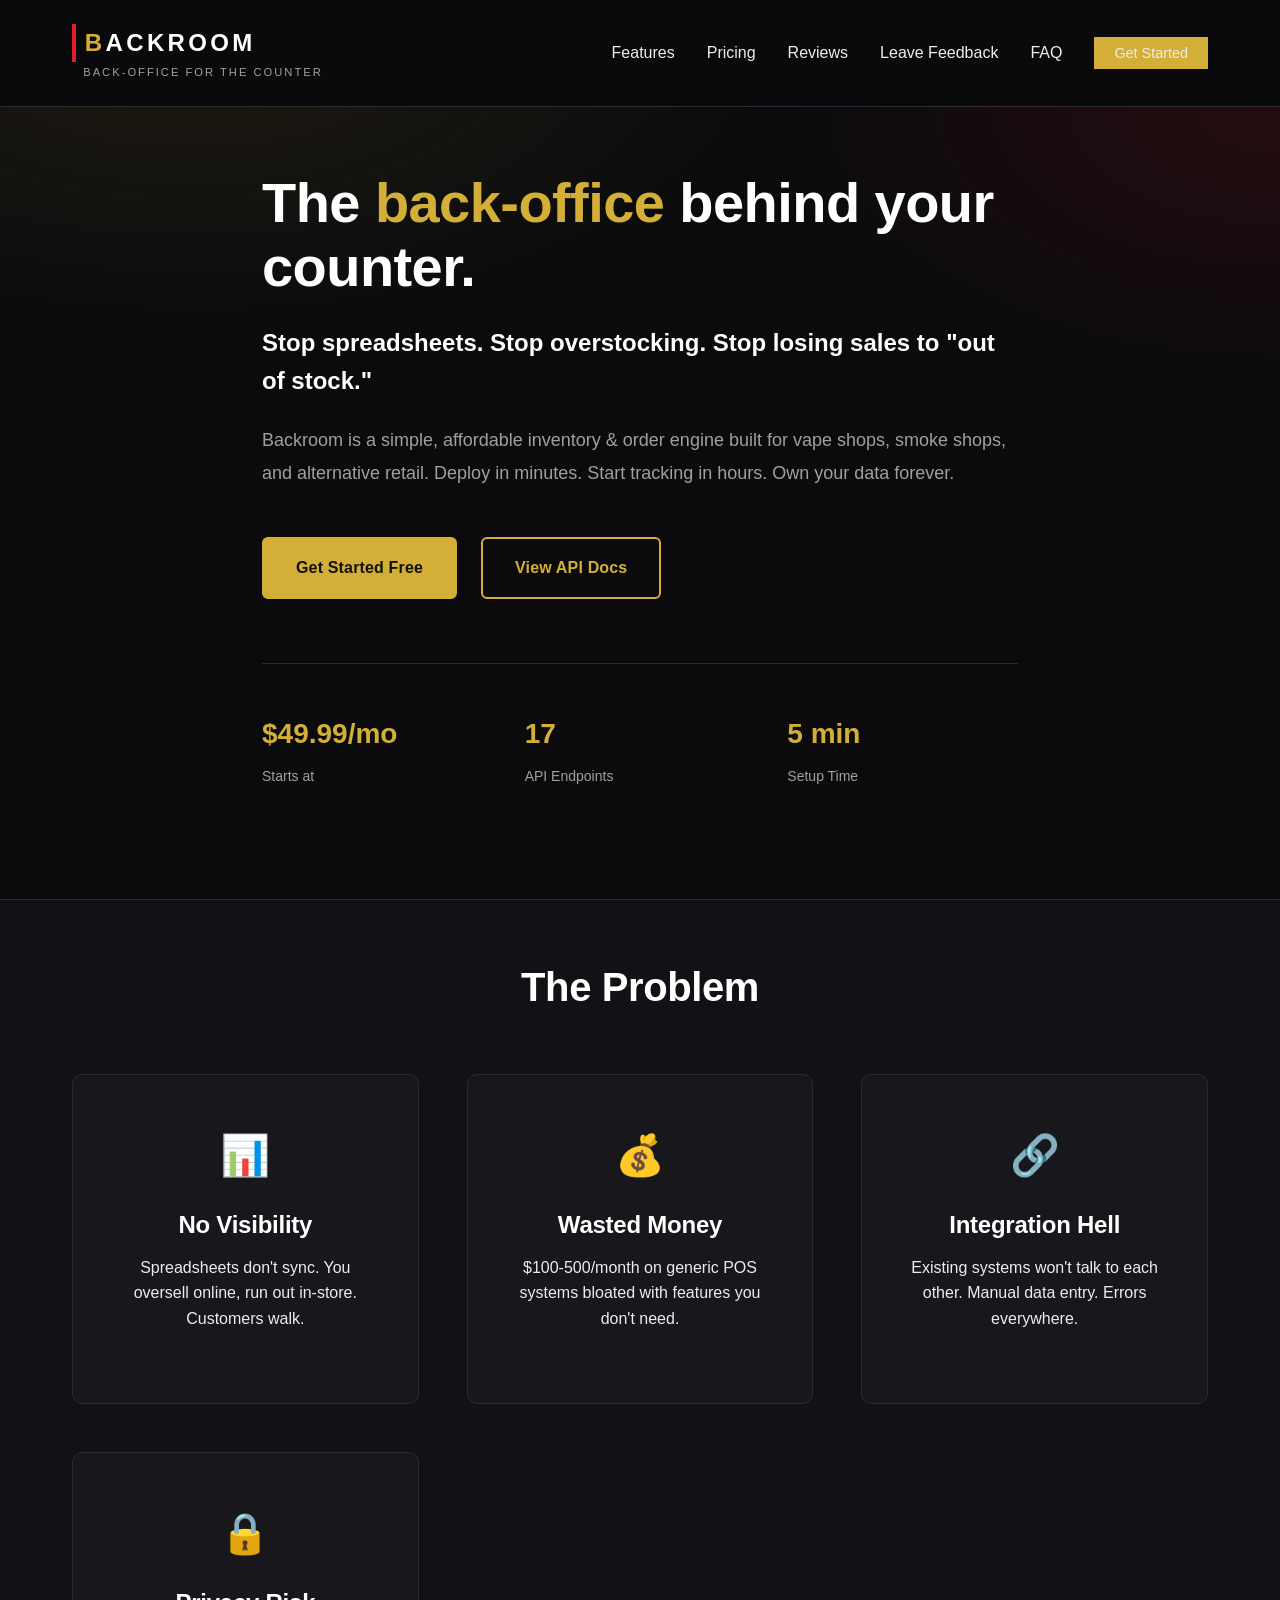
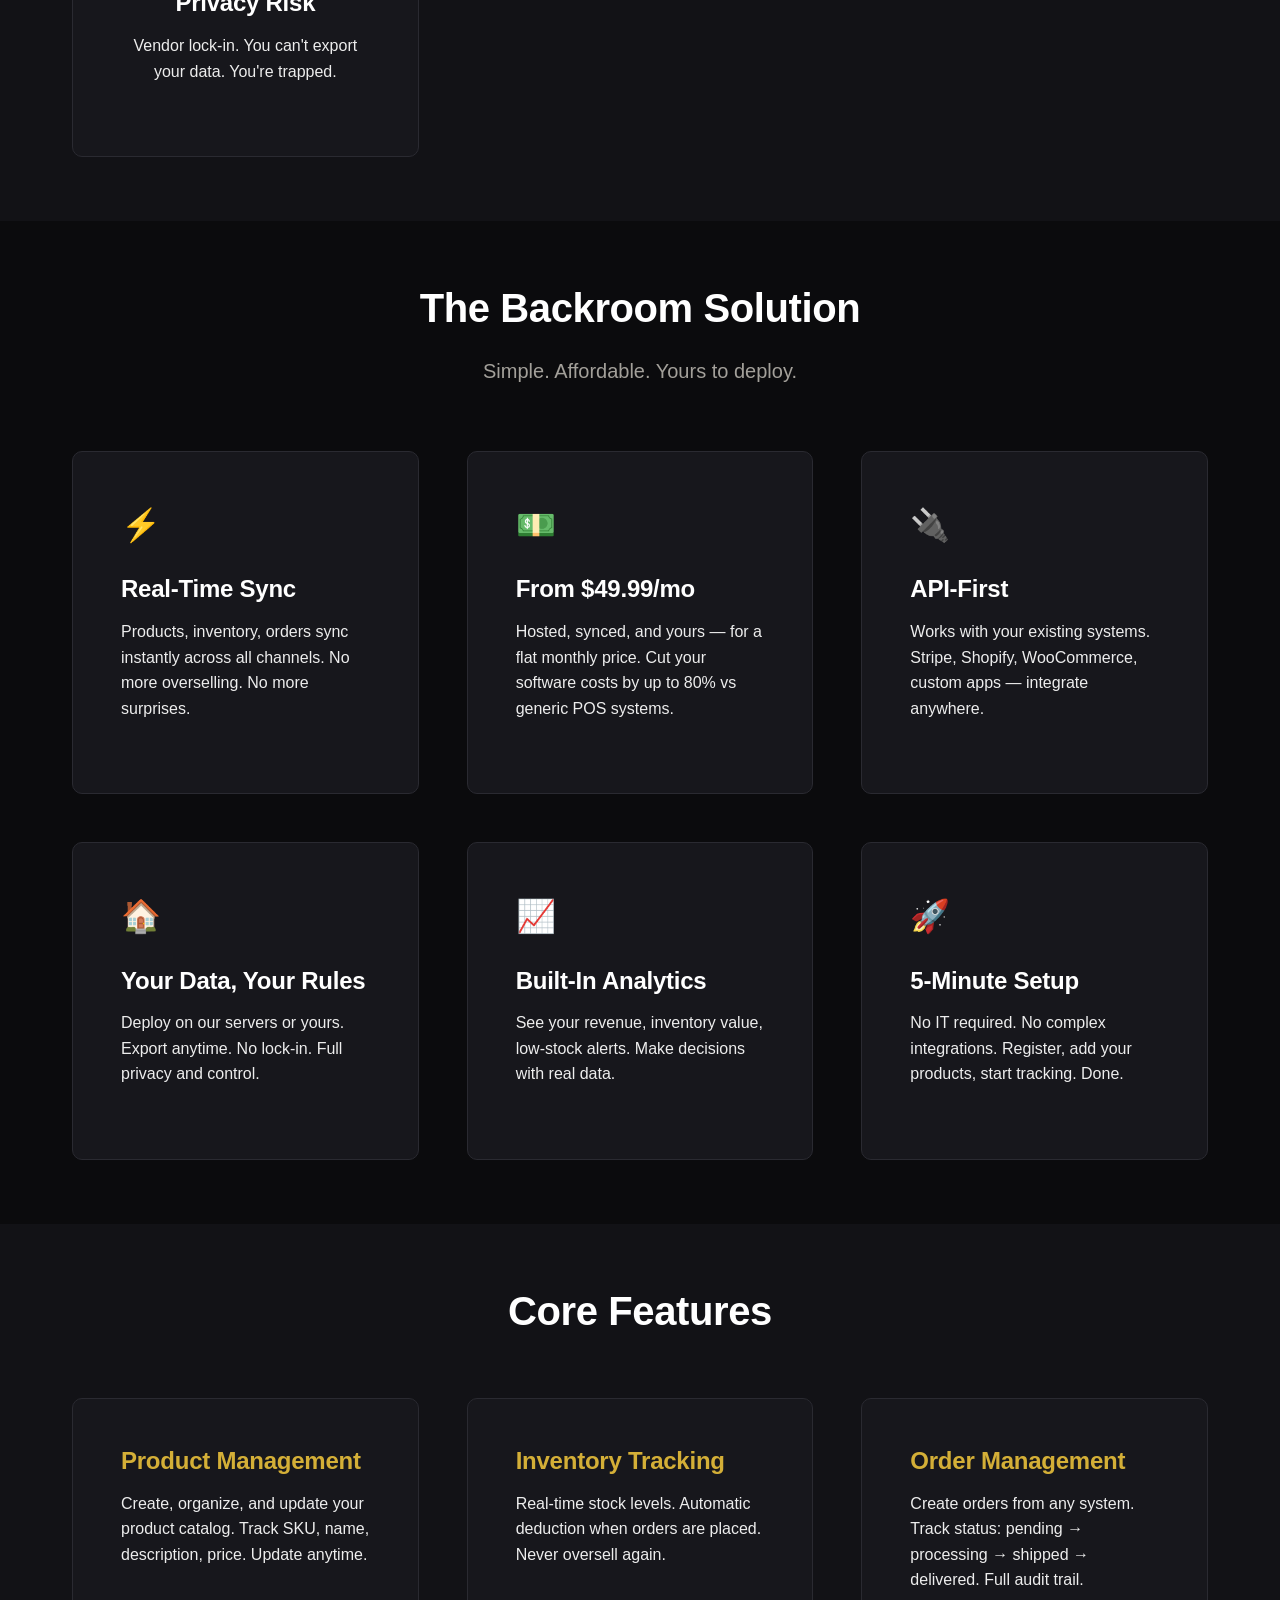
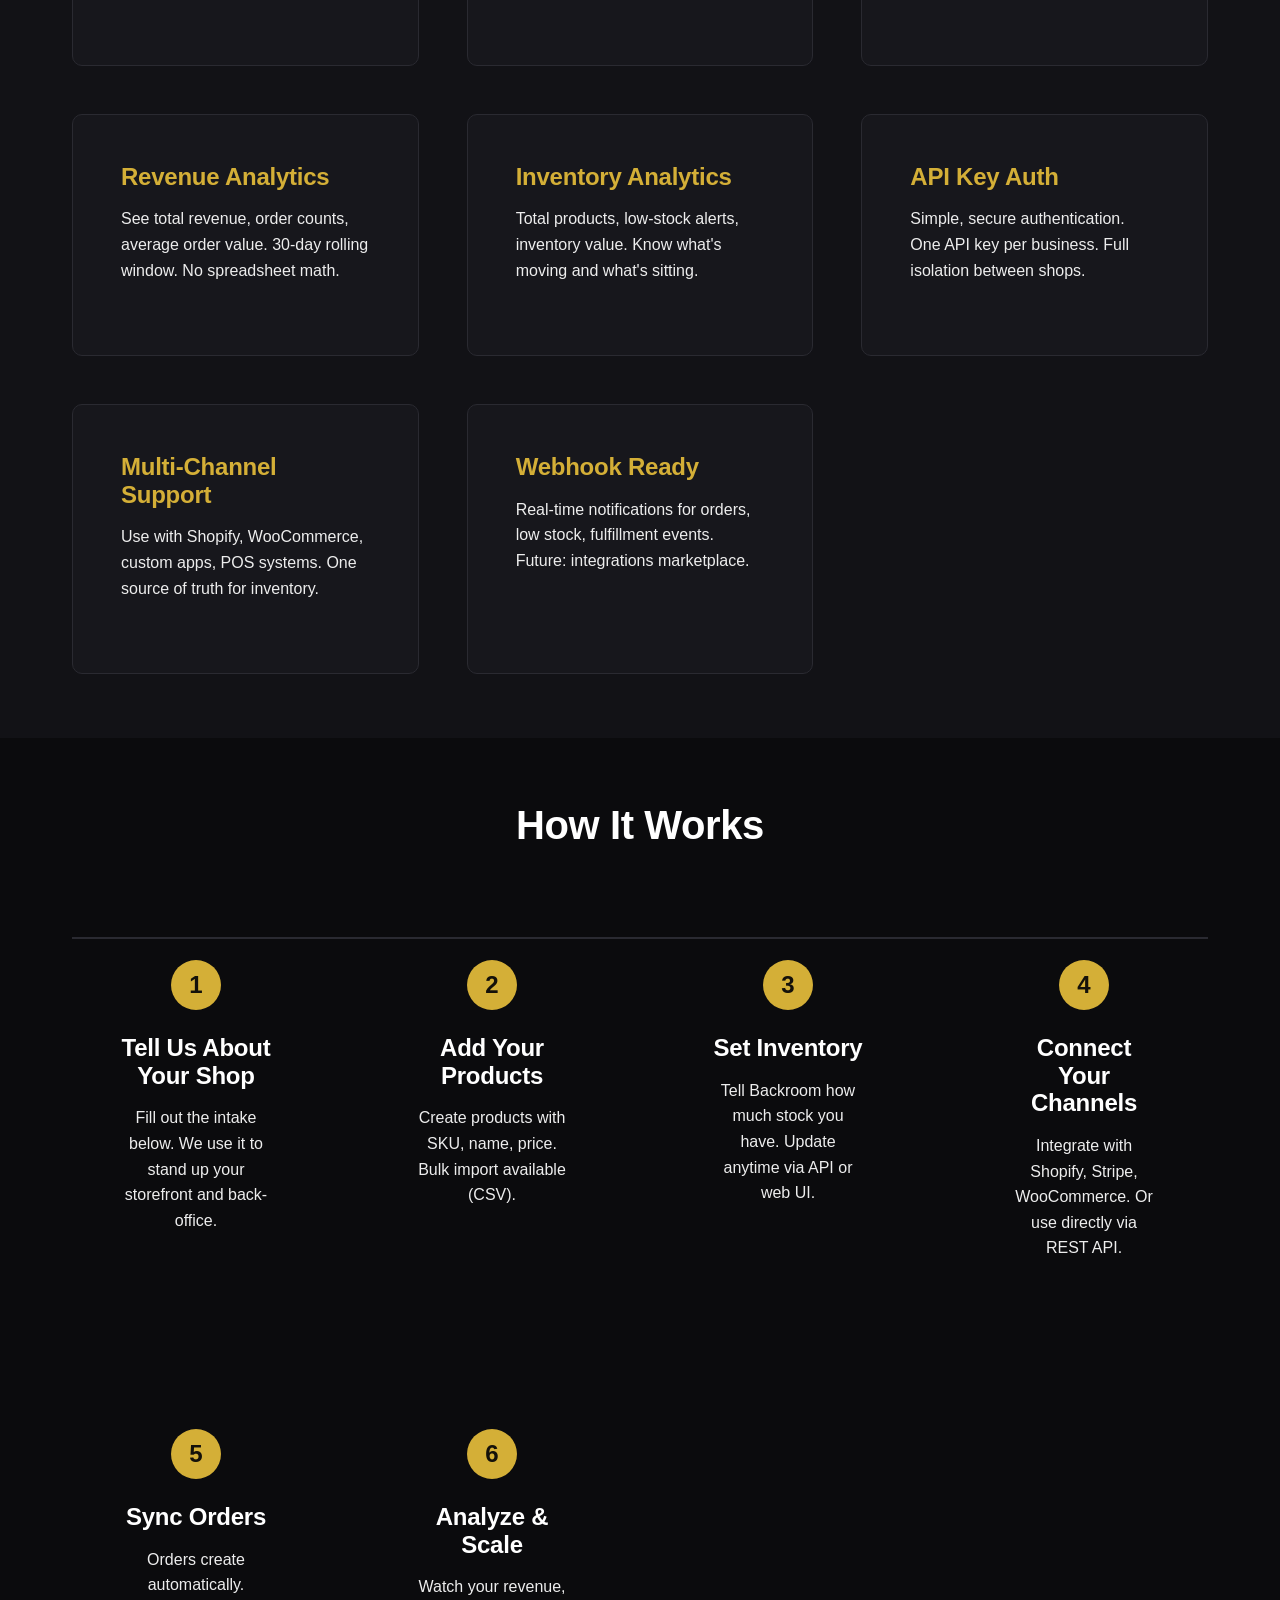
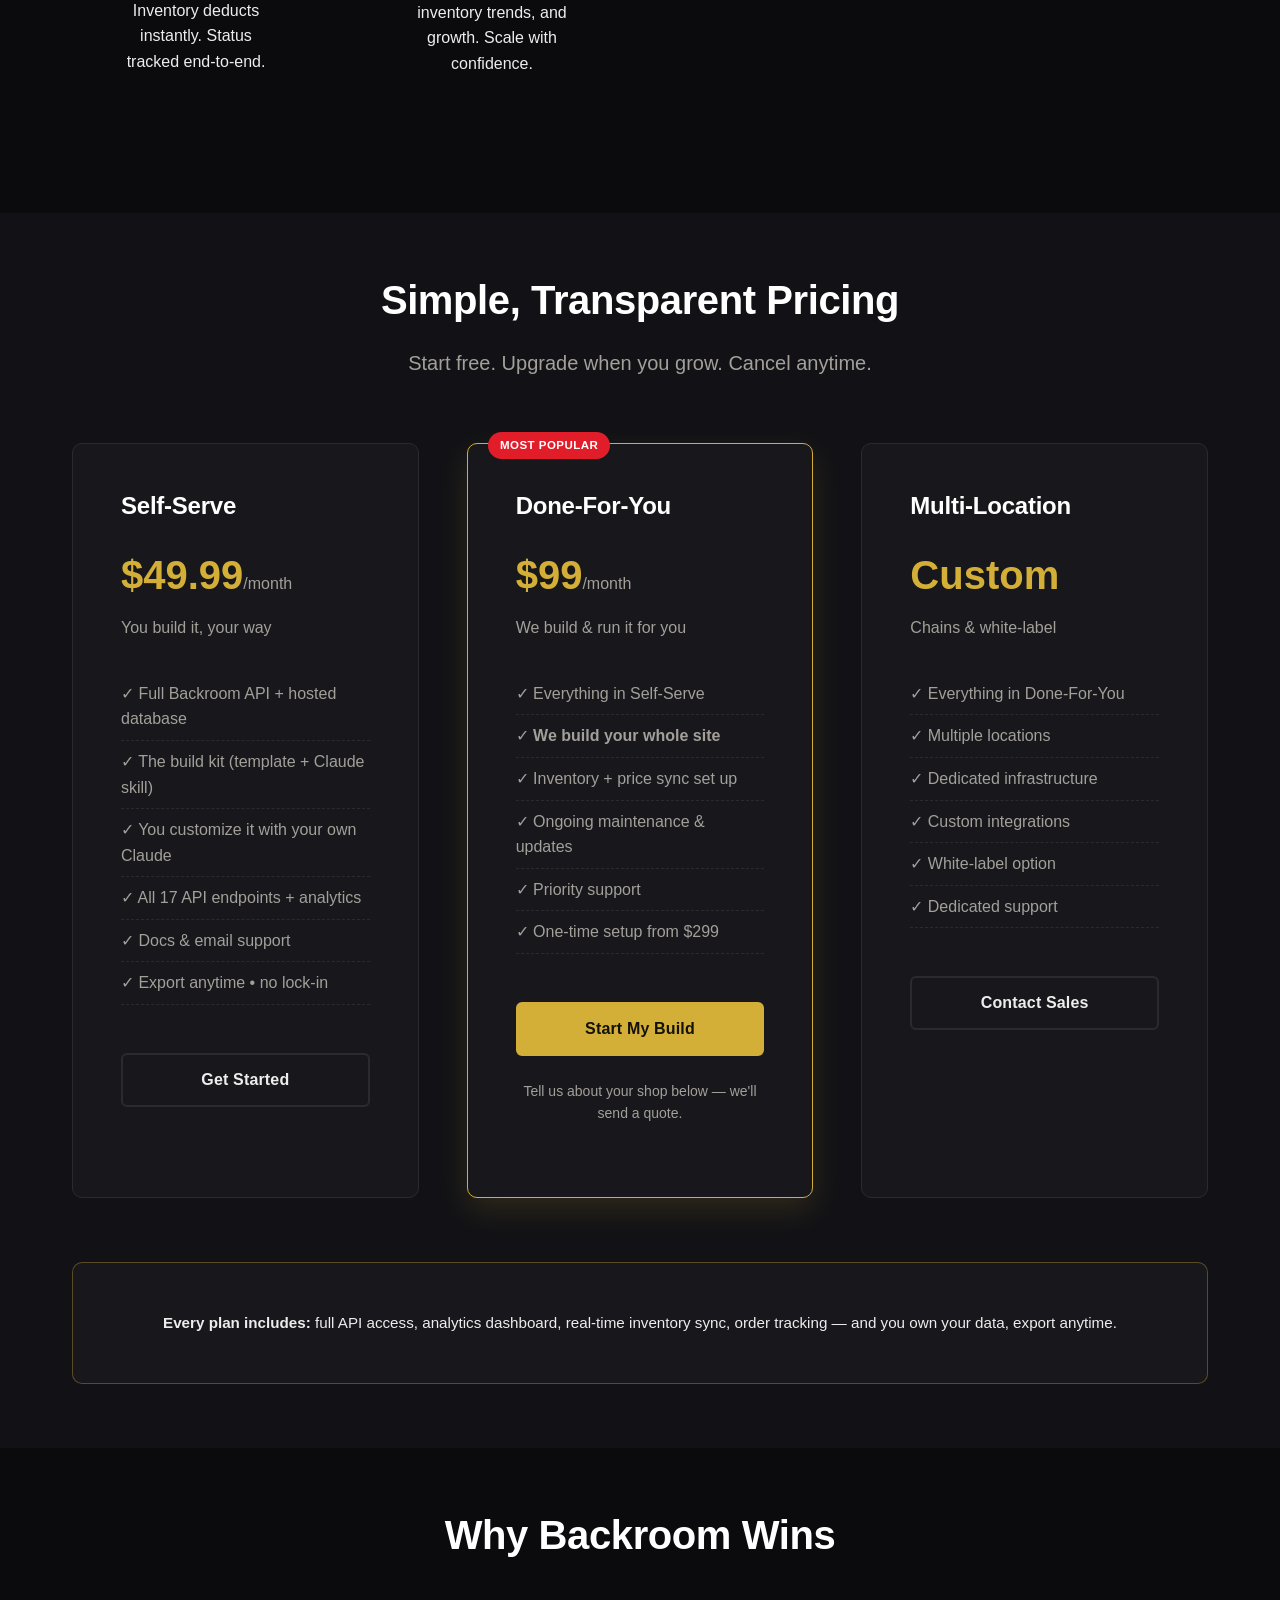
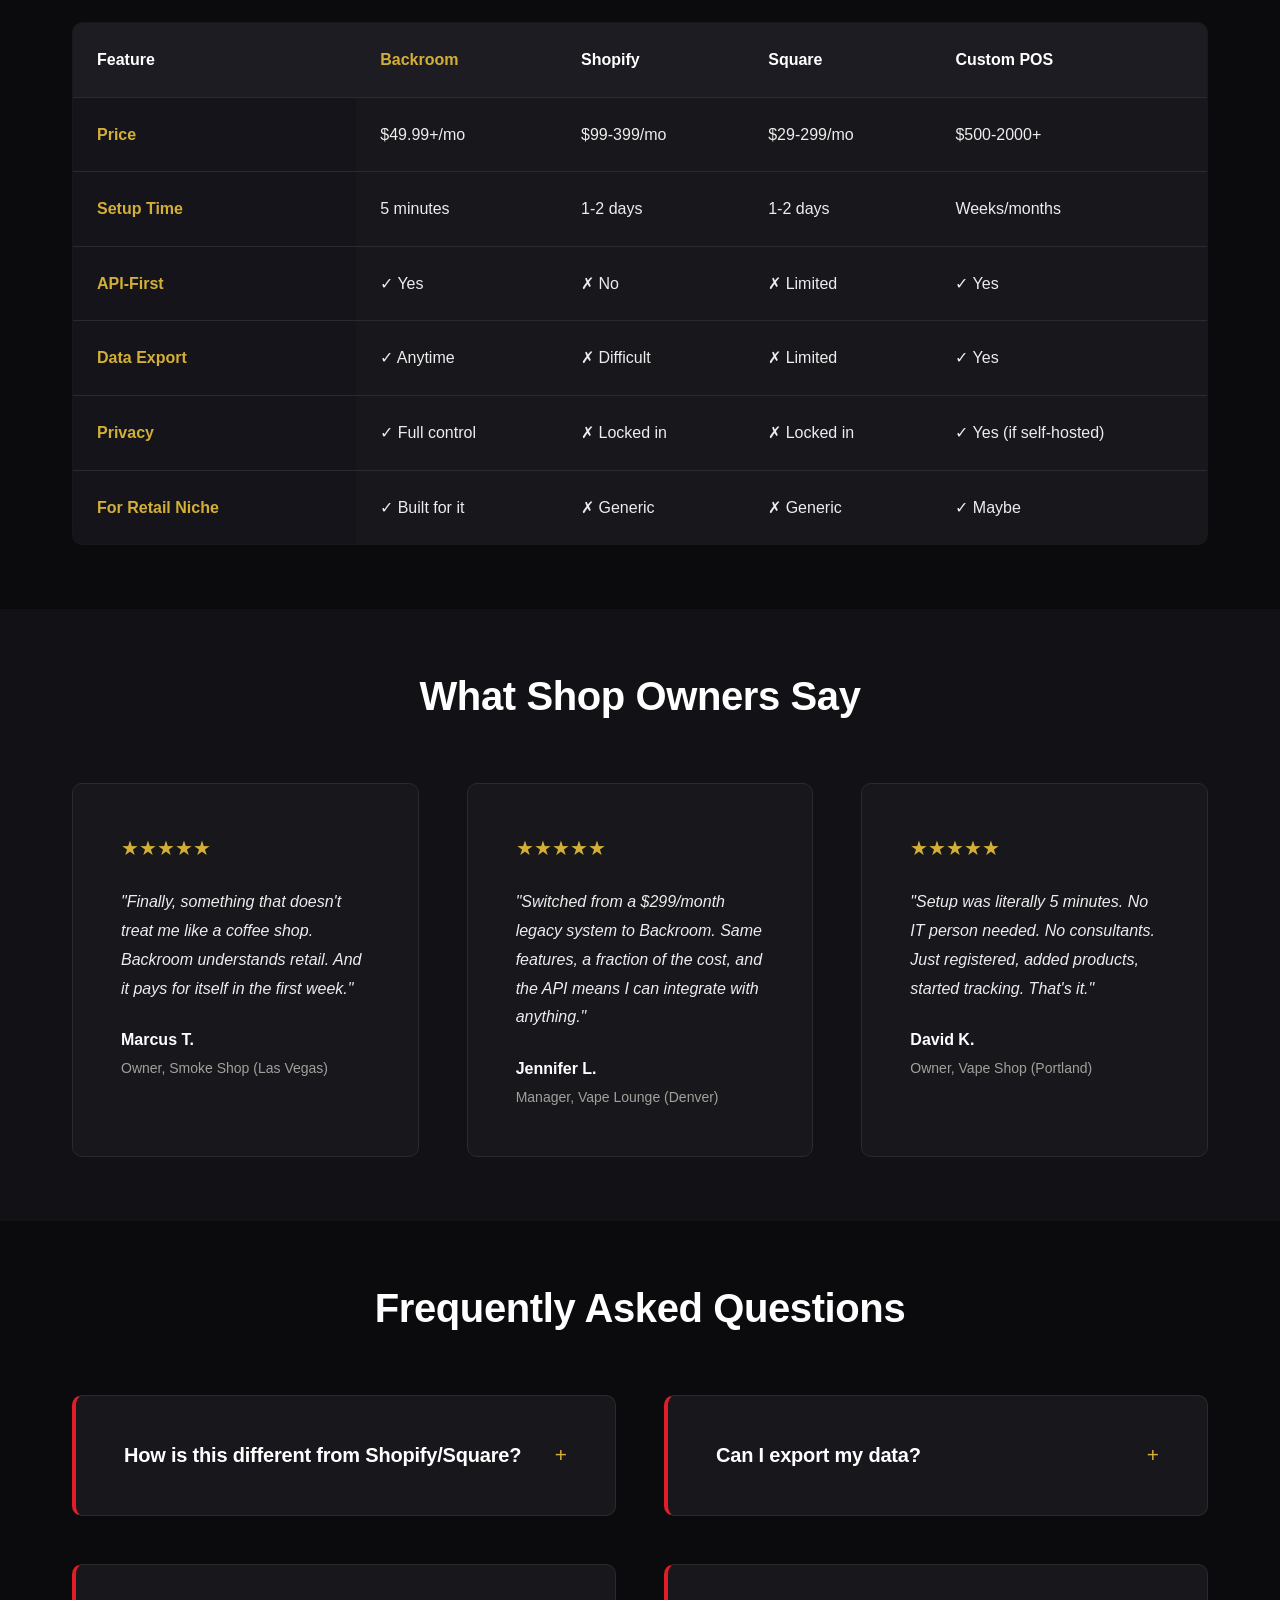
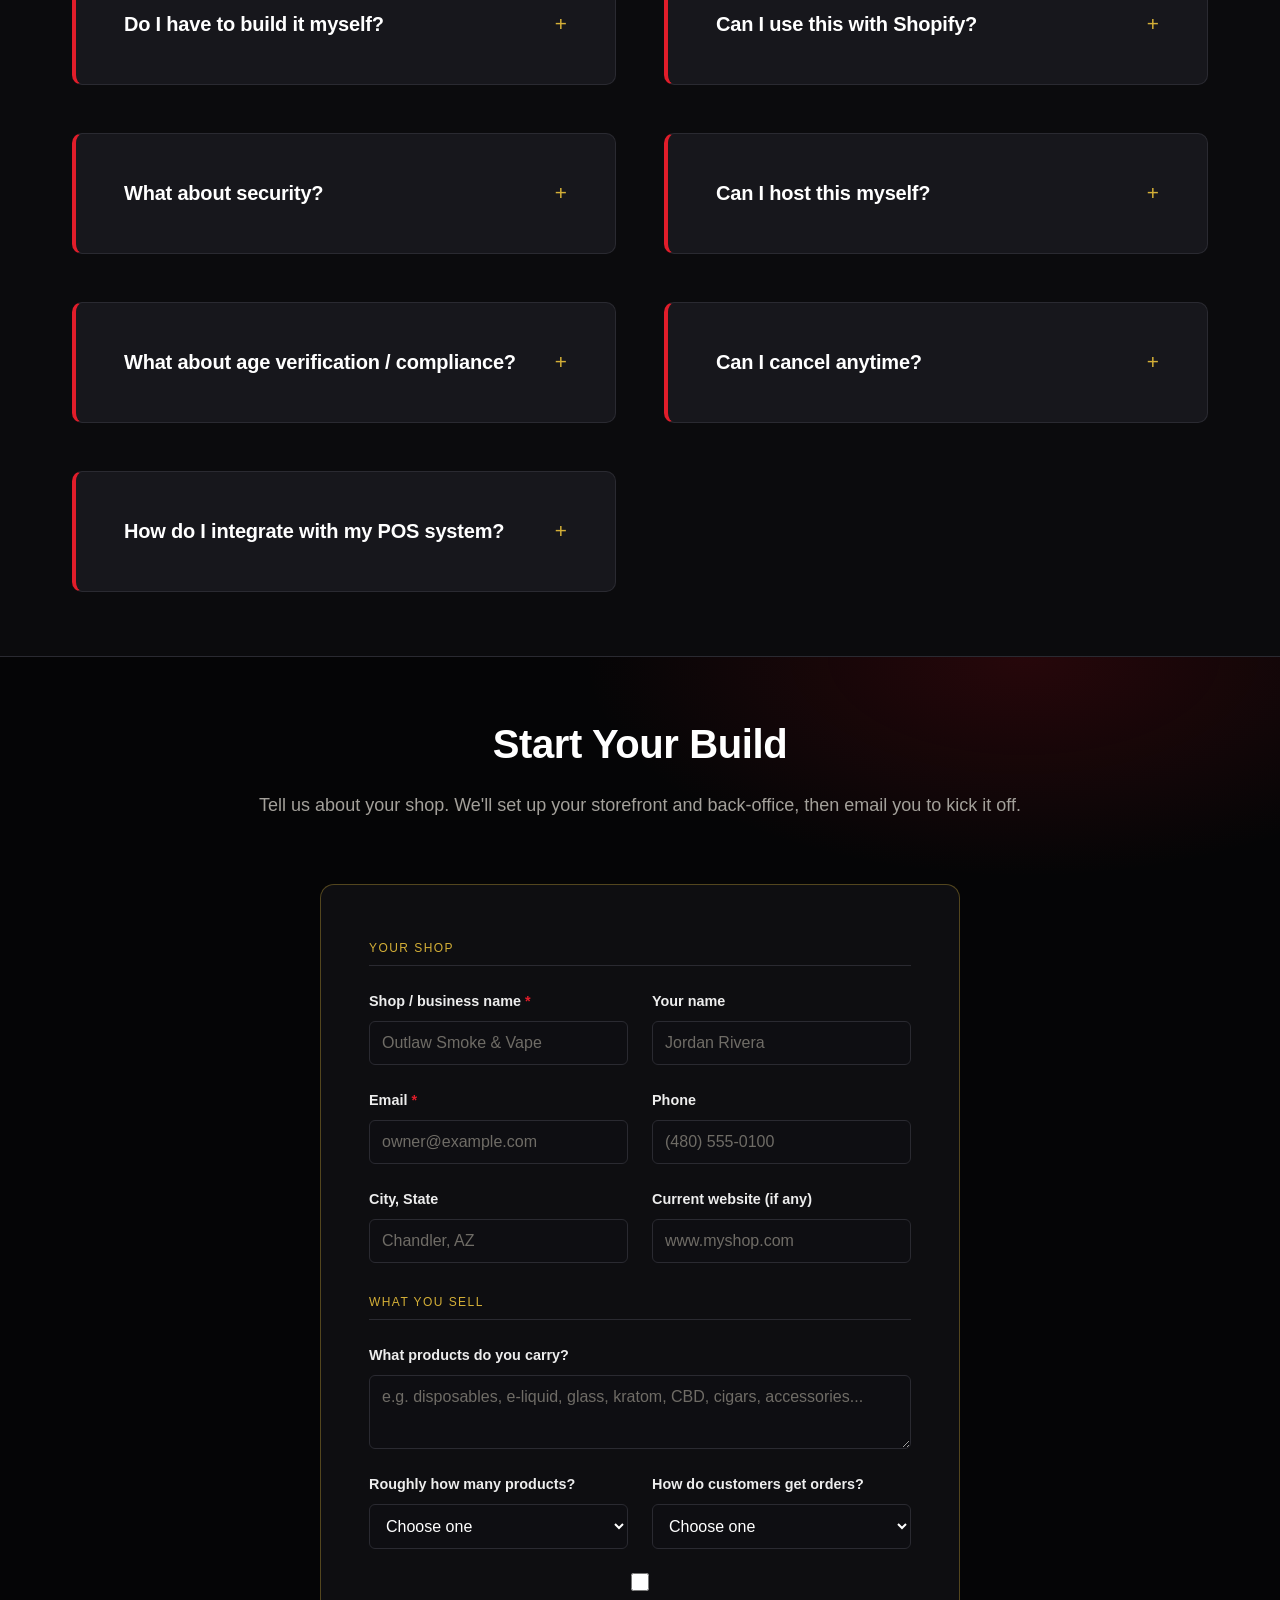
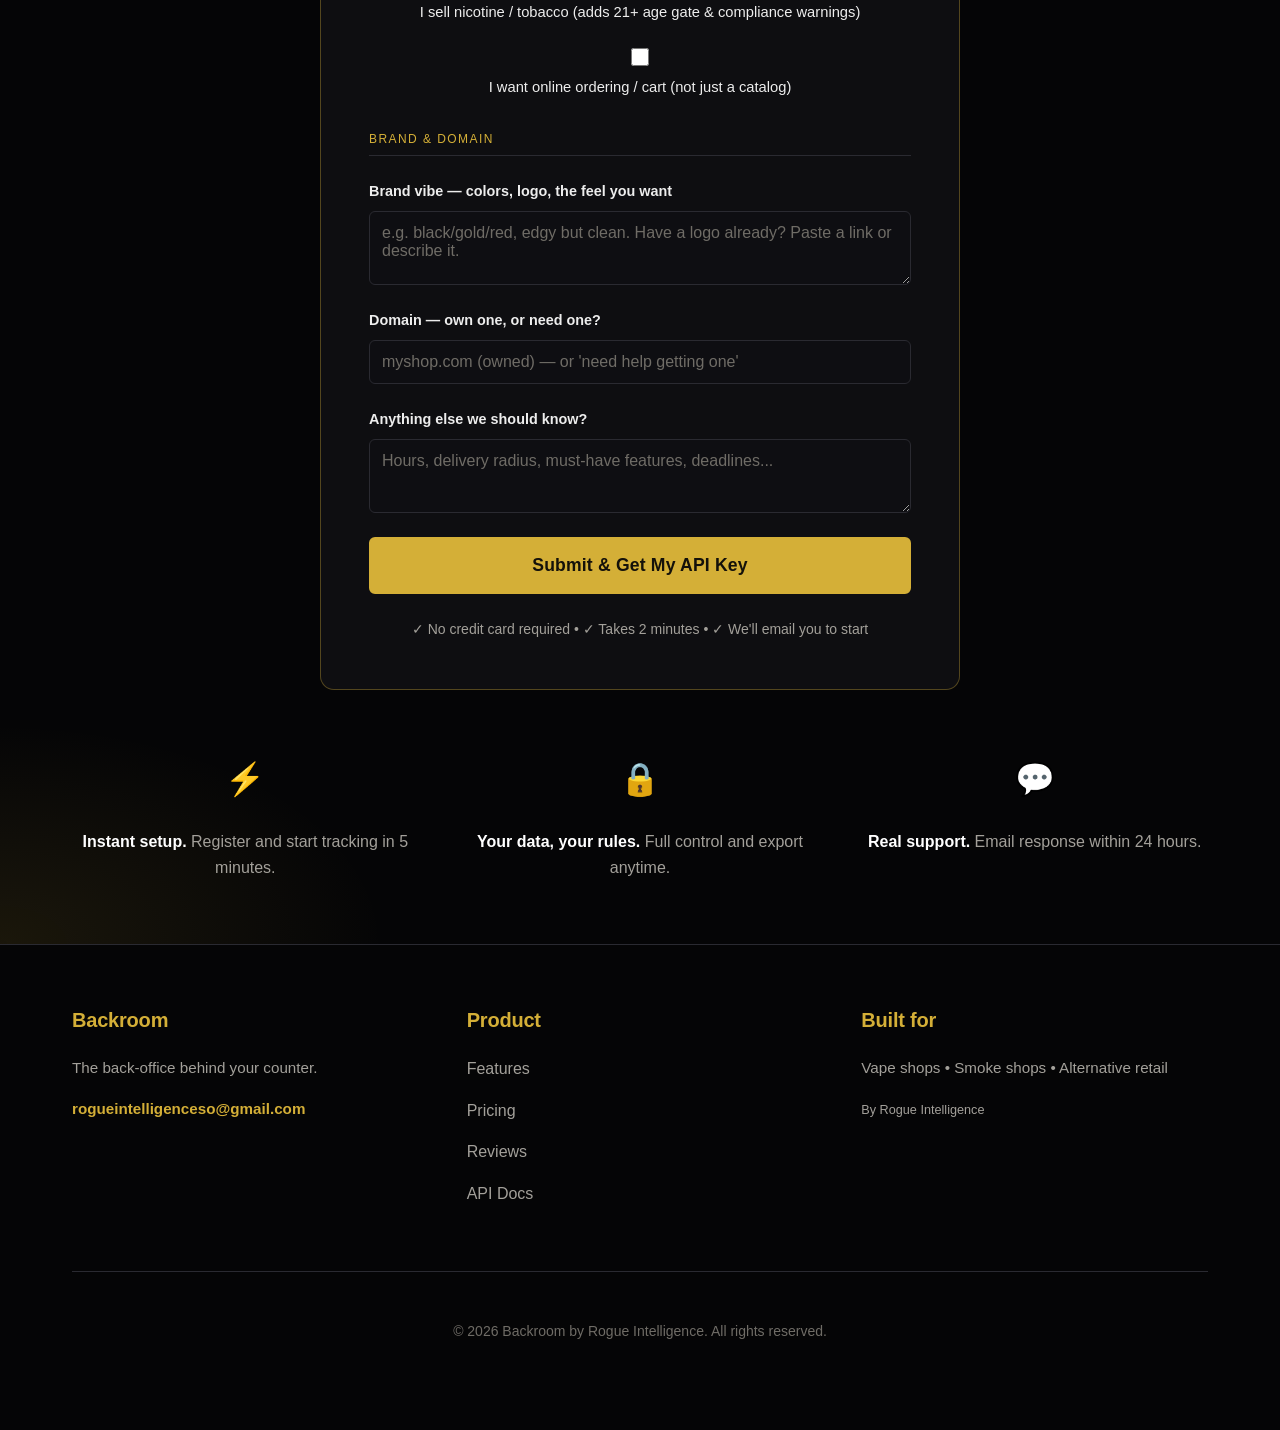
<file: index.html>
<!DOCTYPE html>
<html lang="en">
<head>
    <meta charset="UTF-8">
    <meta name="viewport" content="width=device-width, initial-scale=1.0">
    <meta name="description" content="Backroom - the back-office behind your counter. Inventory, orders, and analytics for vape shops, smoke shops, and alternative retail. From $49.99/month. Privacy-first. Deploy anywhere.">
    <meta name="keywords" content="inventory management, vape shop software, smoke shop POS, retail API, order tracking, alternative retail">
    <title>Backroom - The Back-Office Behind Your Counter</title>

    <link rel="canonical" href="https://smokestack.outlawsmokevape.com/">
    <link rel="icon" type="image/svg+xml" href="favicon.svg">

    <meta property="og:type" content="website">
    <meta property="og:site_name" content="Backroom">
    <meta property="og:title" content="Backroom - The Back-Office Behind Your Counter">
    <meta property="og:description" content="Inventory, orders, and analytics for vape shops, smoke shops, and alternative retail. From $49.99/month. Own your data forever.">
    <meta property="og:url" content="https://smokestack.outlawsmokevape.com/">
    <meta property="og:image" content="https://smokestack.outlawsmokevape.com/og-image.png">
    <meta name="twitter:card" content="summary_large_image">
    <meta name="twitter:title" content="Backroom - The Back-Office Behind Your Counter">
    <meta name="twitter:description" content="Inventory, orders, and analytics for vape shops, smoke shops, and alternative retail. From $49.99/month.">
    <meta name="twitter:image" content="https://smokestack.outlawsmokevape.com/og-image.png">

    <link rel="stylesheet" href="styles.css">

    <!-- Structured data: product -->
    <script type="application/ld+json">
    {
      "@context": "https://schema.org",
      "@type": "SoftwareApplication",
      "name": "Backroom",
      "description": "Inventory, orders, and analytics back-office for vape shops, smoke shops, and alternative retail. API-first, privacy-first, no lock-in.",
      "url": "https://smokestack.outlawsmokevape.com/",
      "applicationCategory": "BusinessApplication",
      "operatingSystem": "Web",
      "offers": [
        {"@type": "Offer", "name": "Self-Serve", "price": "49.99", "priceCurrency": "USD"},
        {"@type": "Offer", "name": "Done-For-You", "price": "99.00", "priceCurrency": "USD"}
      ],
      "author": {
        "@type": "Organization",
        "name": "Rogue Intelligence",
        "email": "rogueintelligenceso@gmail.com"
      }
    }
    </script>

    <!-- Structured data: FAQ -->
    <script type="application/ld+json">
    {
      "@context": "https://schema.org",
      "@type": "FAQPage",
      "mainEntity": [
        {
          "@type": "Question",
          "name": "How is Backroom different from Shopify or Square?",
          "acceptedAnswer": {"@type": "Answer", "text": "Backroom is API-first and built specifically for alternative retail inventory management. It is cheaper (from $49.99/mo), faster to set up, and you own your data with zero lock-in."}
        },
        {
          "@type": "Question",
          "name": "Do I have to build my site myself?",
          "acceptedAnswer": {"@type": "Answer", "text": "No. Self-Serve ($49.99/mo) gives you the API and build kit to run yourself. Done-For-You ($99/mo plus a one-time setup from $299) means we build and maintain the whole site for you."}
        },
        {
          "@type": "Question",
          "name": "Can I export my data?",
          "acceptedAnswer": {"@type": "Answer", "text": "Yes, completely. Export all products, orders, and inventory data anytime in CSV format. You can switch providers, self-host, or integrate elsewhere."}
        },
        {
          "@type": "Question",
          "name": "Can I cancel anytime?",
          "acceptedAnswer": {"@type": "Answer", "text": "Yes. No contract, month-to-month only. Cancel anytime and your data stays yours."}
        }
      ]
    }
    </script>
</head>
<body>

<!-- NAVIGATION -->
<nav class="navbar">
    <div class="container">
        <div class="nav-brand">
            <span class="logo">Backroom</span>
            <span class="tagline">Back-office for the counter</span>
        </div>
        <button class="nav-toggle" type="button" aria-label="Menu" aria-expanded="false" onclick="toggleMobileMenu()">
            <span></span><span></span><span></span>
        </button>
        <ul class="nav-menu">
            <li><a href="#features">Features</a></li>
            <li><a href="#pricing">Pricing</a></li>
            <li><a href="reviews.html">Reviews</a></li>
            <li><a href="feedback.html">Leave Feedback</a></li>
            <li><a href="#faq">FAQ</a></li>
            <li><a href="#cta" class="btn-nav">Get Started</a></li>
        </ul>
    </div>
</nav>

<!-- HERO -->
<section class="hero">
    <div class="container hero-content">
        <div class="hero-text">
            <h1>The <span class="gold">back-office</span> behind your counter.</h1>
            <p class="hero-subtitle">Stop spreadsheets. Stop overstocking. Stop losing sales to "out of stock."</p>
            <p class="hero-desc">Backroom is a simple, affordable inventory &amp; order engine built for vape shops, smoke shops, and alternative retail. Deploy in minutes. Start tracking in hours. Own your data forever.</p>
            <div class="hero-cta">
                <button class="btn btn-primary" onclick="scrollToSection('#cta')">Get Started Free</button>
                <a href="https://smokestacksite.outlawsmokevape.com/docs" class="btn btn-secondary">View API Docs</a>
            </div>
            <div class="hero-stats">
                <div class="stat"><strong>$49.99/mo</strong><span>Starts at</span></div>
                <div class="stat"><strong>17</strong><span>API Endpoints</span></div>
                <div class="stat"><strong>5 min</strong><span>Setup Time</span></div>
            </div>
        </div>
    </div>
</section>

<!-- PROBLEM STATEMENT -->
<section class="problem">
    <div class="container">
        <h2>The Problem</h2>
        <div class="problem-grid">
            <div class="problem-item">
                <span class="problem-icon">&#128202;</span>
                <h3>No Visibility</h3>
                <p>Spreadsheets don't sync. You oversell online, run out in-store. Customers walk.</p>
            </div>
            <div class="problem-item">
                <span class="problem-icon">&#128176;</span>
                <h3>Wasted Money</h3>
                <p>$100-500/month on generic POS systems bloated with features you don't need.</p>
            </div>
            <div class="problem-item">
                <span class="problem-icon">&#128279;</span>
                <h3>Integration Hell</h3>
                <p>Existing systems won't talk to each other. Manual data entry. Errors everywhere.</p>
            </div>
            <div class="problem-item">
                <span class="problem-icon">&#128274;</span>
                <h3>Privacy Risk</h3>
                <p>Vendor lock-in. You can't export your data. You're trapped.</p>
            </div>
        </div>
    </div>
</section>

<!-- SOLUTION -->
<section class="solution">
    <div class="container">
        <h2>The Backroom Solution</h2>
        <p class="section-subtitle">Simple. Affordable. Yours to deploy.</p>
        <div class="solution-grid">
            <div class="solution-item">
                <span class="icon">&#9889;</span>
                <h3>Real-Time Sync</h3>
                <p>Products, inventory, orders sync instantly across all channels. No more overselling. No more surprises.</p>
            </div>
            <div class="solution-item">
                <span class="icon">&#128181;</span>
                <h3>From $49.99/mo</h3>
                <p>Hosted, synced, and yours — for a flat monthly price. Cut your software costs by up to 80% vs generic POS systems.</p>
            </div>
            <div class="solution-item">
                <span class="icon">&#128268;</span>
                <h3>API-First</h3>
                <p>Works with your existing systems. Stripe, Shopify, WooCommerce, custom apps — integrate anywhere.</p>
            </div>
            <div class="solution-item">
                <span class="icon">&#127968;</span>
                <h3>Your Data, Your Rules</h3>
                <p>Deploy on our servers or yours. Export anytime. No lock-in. Full privacy and control.</p>
            </div>
            <div class="solution-item">
                <span class="icon">&#128200;</span>
                <h3>Built-In Analytics</h3>
                <p>See your revenue, inventory value, low-stock alerts. Make decisions with real data.</p>
            </div>
            <div class="solution-item">
                <span class="icon">&#128640;</span>
                <h3>5-Minute Setup</h3>
                <p>No IT required. No complex integrations. Register, add your products, start tracking. Done.</p>
            </div>
        </div>
    </div>
</section>

<!-- FEATURES -->
<section id="features" class="features">
    <div class="container">
        <h2>Core Features</h2>
        <div class="features-list">
            <div class="feature"><h3>Product Management</h3><p>Create, organize, and update your product catalog. Track SKU, name, description, price. Update anytime.</p></div>
            <div class="feature"><h3>Inventory Tracking</h3><p>Real-time stock levels. Automatic deduction when orders are placed. Never oversell again.</p></div>
            <div class="feature"><h3>Order Management</h3><p>Create orders from any system. Track status: pending → processing → shipped → delivered. Full audit trail.</p></div>
            <div class="feature"><h3>Revenue Analytics</h3><p>See total revenue, order counts, average order value. 30-day rolling window. No spreadsheet math.</p></div>
            <div class="feature"><h3>Inventory Analytics</h3><p>Total products, low-stock alerts, inventory value. Know what's moving and what's sitting.</p></div>
            <div class="feature"><h3>API Key Auth</h3><p>Simple, secure authentication. One API key per business. Full isolation between shops.</p></div>
            <div class="feature"><h3>Multi-Channel Support</h3><p>Use with Shopify, WooCommerce, custom apps, POS systems. One source of truth for inventory.</p></div>
            <div class="feature"><h3>Webhook Ready</h3><p>Real-time notifications for orders, low stock, fulfillment events. Future: integrations marketplace.</p></div>
        </div>
    </div>
</section>

<!-- HOW IT WORKS -->
<section class="how-it-works">
    <div class="container">
        <h2>How It Works</h2>
        <div class="steps">
            <div class="step"><div class="step-number">1</div><h3>Tell Us About Your Shop</h3><p>Fill out the intake below. We use it to stand up your storefront and back-office.</p></div>
            <div class="step"><div class="step-number">2</div><h3>Add Your Products</h3><p>Create products with SKU, name, price. Bulk import available (CSV).</p></div>
            <div class="step"><div class="step-number">3</div><h3>Set Inventory</h3><p>Tell Backroom how much stock you have. Update anytime via API or web UI.</p></div>
            <div class="step"><div class="step-number">4</div><h3>Connect Your Channels</h3><p>Integrate with Shopify, Stripe, WooCommerce. Or use directly via REST API.</p></div>
            <div class="step"><div class="step-number">5</div><h3>Sync Orders</h3><p>Orders create automatically. Inventory deducts instantly. Status tracked end-to-end.</p></div>
            <div class="step"><div class="step-number">6</div><h3>Analyze &amp; Scale</h3><p>Watch your revenue, inventory trends, and growth. Scale with confidence.</p></div>
        </div>
    </div>
</section>

<!-- PRICING -->
<section id="pricing" class="pricing">
    <div class="container">
        <h2>Simple, Transparent Pricing</h2>
        <p class="section-subtitle">Start free. Upgrade when you grow. Cancel anytime.</p>
        <div class="pricing-grid">
            <div class="price-card">
                <h3>Self-Serve</h3>
                <div class="price">$49.99<span>/month</span></div>
                <p class="price-desc">You build it, your way</p>
                <ul class="features-list-pricing">
                    <li>&#10003; Full Backroom API + hosted database</li>
                    <li>&#10003; The build kit (template + Claude skill)</li>
                    <li>&#10003; You customize it with your own Claude</li>
                    <li>&#10003; All 17 API endpoints + analytics</li>
                    <li>&#10003; Docs &amp; email support</li>
                    <li>&#10003; Export anytime &bull; no lock-in</li>
                </ul>
                <button class="btn btn-outline" onclick="selectPlan('Self-Serve')">Get Started</button>
            </div>
            <div class="price-card featured">
                <div class="badge">Most Popular</div>
                <h3>Done-For-You</h3>
                <div class="price">$99<span>/month</span></div>
                <p class="price-desc">We build &amp; run it for you</p>
                <ul class="features-list-pricing">
                    <li>&#10003; Everything in Self-Serve</li>
                    <li>&#10003; <strong>We build your whole site</strong></li>
                    <li>&#10003; Inventory + price sync set up</li>
                    <li>&#10003; Ongoing maintenance &amp; updates</li>
                    <li>&#10003; Priority support</li>
                    <li>&#10003; One-time setup from $299</li>
                </ul>
                <button class="btn btn-primary" onclick="selectPlan('Done-For-You')">Start My Build</button>
                <p class="price-note">Tell us about your shop below &mdash; we'll send a quote.</p>
            </div>
            <div class="price-card">
                <h3>Multi-Location</h3>
                <div class="price">Custom</div>
                <p class="price-desc">Chains &amp; white-label</p>
                <ul class="features-list-pricing">
                    <li>&#10003; Everything in Done-For-You</li>
                    <li>&#10003; Multiple locations</li>
                    <li>&#10003; Dedicated infrastructure</li>
                    <li>&#10003; Custom integrations</li>
                    <li>&#10003; White-label option</li>
                    <li>&#10003; Dedicated support</li>
                </ul>
                <button class="btn btn-outline" onclick="contactSales()">Contact Sales</button>
            </div>
        </div>
        <div class="pricing-note-bottom">
            <p><strong>Every plan includes:</strong> full API access, analytics dashboard, real-time inventory sync, order tracking &mdash; and you own your data, export anytime.</p>
        </div>
    </div>
</section>

<!-- COMPARISON -->
<section class="comparison">
    <div class="container">
        <h2>Why Backroom Wins</h2>
        <table class="comparison-table">
            <thead>
                <tr><th>Feature</th><th>Backroom</th><th>Shopify</th><th>Square</th><th>Custom POS</th></tr>
            </thead>
            <tbody>
                <tr><td><strong>Price</strong></td><td>$49.99+/mo</td><td>$99-399/mo</td><td>$29-299/mo</td><td>$500-2000+</td></tr>
                <tr><td><strong>Setup Time</strong></td><td>5 minutes</td><td>1-2 days</td><td>1-2 days</td><td>Weeks/months</td></tr>
                <tr><td><strong>API-First</strong></td><td>&#10003; Yes</td><td>&#10007; No</td><td>&#10007; Limited</td><td>&#10003; Yes</td></tr>
                <tr><td><strong>Data Export</strong></td><td>&#10003; Anytime</td><td>&#10007; Difficult</td><td>&#10007; Limited</td><td>&#10003; Yes</td></tr>
                <tr><td><strong>Privacy</strong></td><td>&#10003; Full control</td><td>&#10007; Locked in</td><td>&#10007; Locked in</td><td>&#10003; Yes (if self-hosted)</td></tr>
                <tr><td><strong>For Retail Niche</strong></td><td>&#10003; Built for it</td><td>&#10007; Generic</td><td>&#10007; Generic</td><td>&#10003; Maybe</td></tr>
            </tbody>
        </table>
    </div>
</section>

<!-- TESTIMONIALS -->
<section class="testimonials">
    <div class="container">
        <h2>What Shop Owners Say</h2>
        <div class="testimonial-grid">
            <div class="testimonial">
                <div class="stars">&#9733;&#9733;&#9733;&#9733;&#9733;</div>
                <p class="quote">"Finally, something that doesn't treat me like a coffee shop. Backroom understands retail. And it pays for itself in the first week."</p>
                <div class="author"><strong>Marcus T.</strong><span>Owner, Smoke Shop (Las Vegas)</span></div>
            </div>
            <div class="testimonial">
                <div class="stars">&#9733;&#9733;&#9733;&#9733;&#9733;</div>
                <p class="quote">"Switched from a $299/month legacy system to Backroom. Same features, a fraction of the cost, and the API means I can integrate with anything."</p>
                <div class="author"><strong>Jennifer L.</strong><span>Manager, Vape Lounge (Denver)</span></div>
            </div>
            <div class="testimonial">
                <div class="stars">&#9733;&#9733;&#9733;&#9733;&#9733;</div>
                <p class="quote">"Setup was literally 5 minutes. No IT person needed. No consultants. Just registered, added products, started tracking. That's it."</p>
                <div class="author"><strong>David K.</strong><span>Owner, Vape Shop (Portland)</span></div>
            </div>
        </div>
    </div>
</section>

<!-- FAQ -->
<section id="faq" class="faq">
    <div class="container">
        <h2>Frequently Asked Questions</h2>
        <div class="faq-grid">
            <details class="faq-item"><summary><h4>How is this different from Shopify/Square?</h4></summary><p>Backroom is API-first and built specifically for alternative retail inventory management. Shopify and Square are generic POS systems. We're far cheaper (from $49.99/mo vs $99+/mo), faster to set up, and you own your data.</p></details>
            <details class="faq-item"><summary><h4>Can I export my data?</h4></summary><p>Yes, completely. Export all products, orders, inventory data anytime in CSV format. You can switch providers, self-host, or integrate elsewhere. Zero lock-in.</p></details>
            <details class="faq-item"><summary><h4>Do I have to build it myself?</h4></summary><p>No. On <strong>Self-Serve ($49.99/mo)</strong> you get the API + build kit and run it with your own Claude. On <strong>Done-For-You ($99/mo + setup)</strong> we build and maintain the whole site for you — just fill out the intake below.</p></details>
            <details class="faq-item"><summary><h4>Can I use this with Shopify?</h4></summary><p>Yes! Backroom integrates with Shopify via webhook. Create order on Shopify → Backroom auto-deducts inventory → your stock stays in sync. Setup takes 10 minutes.</p></details>
            <details class="faq-item"><summary><h4>What about security?</h4></summary><p>API key authentication, SQL injection protected (ORM), HTTPS everywhere, encrypted database, daily backups. Enterprise-grade security at an indie price.</p></details>
            <details class="faq-item"><summary><h4>Can I host this myself?</h4></summary><p>Yes! Backroom can deploy on your own servers (Railway, DigitalOcean, AWS, etc.). Some owners prefer full control.</p></details>
            <details class="faq-item"><summary><h4>What about age verification / compliance?</h4></summary><p>Backroom tracks inventory; compliance stays your responsibility. Tell us in the intake if you sell nicotine/tobacco and we'll wire the 21+ age gate and warnings into your storefront.</p></details>
            <details class="faq-item"><summary><h4>Can I cancel anytime?</h4></summary><p>Absolutely. No contract. No long-term commitment. Month-to-month only. Cancel anytime. Your data stays yours.</p></details>
            <details class="faq-item"><summary><h4>How do I integrate with my POS system?</h4></summary><p>Backroom has 17 REST API endpoints. If your POS supports webhooks or HTTP requests, it can talk to Backroom. We have integration guides for popular systems.</p></details>
        </div>
    </div>
</section>

<!-- CTA / SITE-BUILD INTAKE -->
<section id="cta" class="cta-final">
    <div class="container">
        <h2>Start Your Build</h2>
        <p>Tell us about your shop. We'll set up your storefront and back-office, then email you to kick it off.</p>

        <form class="signup-form" id="signupForm" onsubmit="handleSignup(event)">
            <!-- Honeypot: hidden from humans, bots fill it and get silently dropped -->
            <div class="hp-field" aria-hidden="true">
                <label for="hpWebsite">Website</label>
                <input type="text" id="hpWebsite" name="website" tabindex="-1" autocomplete="off">
            </div>
            <div class="form-section-label">Your shop</div>
            <div class="form-row">
                <div class="form-group">
                    <label for="shopName">Shop / business name <span class="req">*</span></label>
                    <input type="text" id="shopName" name="shopName" placeholder="Outlaw Smoke &amp; Vape" required>
                </div>
                <div class="form-group">
                    <label for="ownerName">Your name</label>
                    <input type="text" id="ownerName" name="ownerName" placeholder="Jordan Rivera">
                </div>
            </div>
            <div class="form-row">
                <div class="form-group">
                    <label for="email">Email <span class="req">*</span></label>
                    <input type="email" id="email" name="email" placeholder="owner@example.com" required>
                </div>
                <div class="form-group">
                    <label for="phone">Phone</label>
                    <input type="tel" id="phone" name="phone" placeholder="(480) 555-0100">
                </div>
            </div>
            <div class="form-row">
                <div class="form-group">
                    <label for="location">City, State</label>
                    <input type="text" id="location" name="location" placeholder="Chandler, AZ">
                </div>
                <div class="form-group">
                    <label for="currentWebsite">Current website (if any)</label>
                    <input type="text" id="currentWebsite" name="currentWebsite" placeholder="www.myshop.com">
                </div>
            </div>

            <div class="form-section-label">What you sell</div>
            <div class="form-group full">
                <label for="productsSold">What products do you carry?</label>
                <textarea id="productsSold" name="productsSold" placeholder="e.g. disposables, e-liquid, glass, kratom, CBD, cigars, accessories..."></textarea>
            </div>
            <div class="form-row">
                <div class="form-group">
                    <label for="catalogSize">Roughly how many products?</label>
                    <select id="catalogSize" name="catalogSize">
                        <option value="">Choose one</option>
                        <option>Under 100</option>
                        <option>100 - 500</option>
                        <option>500 - 2,000</option>
                        <option>2,000 - 6,000</option>
                        <option>6,000+</option>
                    </select>
                </div>
                <div class="form-group">
                    <label for="fulfillment">How do customers get orders?</label>
                    <select id="fulfillment" name="fulfillment">
                        <option value="">Choose one</option>
                        <option>Local delivery</option>
                        <option>In-store pickup</option>
                        <option>Delivery + pickup</option>
                        <option>Shipping</option>
                        <option>All of the above</option>
                    </select>
                </div>
            </div>
            <div class="form-group full form-check">
                <input type="checkbox" id="sellsNicotine" name="sellsNicotine">
                <label for="sellsNicotine">I sell nicotine / tobacco (adds 21+ age gate &amp; compliance warnings)</label>
            </div>
            <div class="form-group full form-check">
                <input type="checkbox" id="needsOnlineOrdering" name="needsOnlineOrdering">
                <label for="needsOnlineOrdering">I want online ordering / cart (not just a catalog)</label>
            </div>

            <div class="form-section-label">Brand &amp; domain</div>
            <div class="form-group full">
                <label for="brandVibe">Brand vibe — colors, logo, the feel you want</label>
                <textarea id="brandVibe" name="brandVibe" placeholder="e.g. black/gold/red, edgy but clean. Have a logo already? Paste a link or describe it."></textarea>
            </div>
            <div class="form-group full">
                <label for="domain">Domain — own one, or need one?</label>
                <input type="text" id="domain" name="domain" placeholder="myshop.com (owned) — or 'need help getting one'">
            </div>
            <div class="form-group full">
                <label for="notes">Anything else we should know?</label>
                <textarea id="notes" name="notes" placeholder="Hours, delivery radius, must-have features, deadlines..."></textarea>
            </div>

            <button type="submit" class="btn btn-primary btn-large">Submit &amp; Get My API Key</button>
            <p class="form-note">&#10003; No credit card required &bull; &#10003; Takes 2 minutes &bull; &#10003; We'll email you to start</p>
        </form>

        <div class="cta-features">
            <div class="cta-feature"><span class="icon">&#9889;</span><p><strong>Instant setup.</strong> Register and start tracking in 5 minutes.</p></div>
            <div class="cta-feature"><span class="icon">&#128274;</span><p><strong>Your data, your rules.</strong> Full control and export anytime.</p></div>
            <div class="cta-feature"><span class="icon">&#128172;</span><p><strong>Real support.</strong> Email response within 24 hours.</p></div>
        </div>
    </div>
</section>

<!-- FOOTER -->
<footer class="footer">
    <div class="container">
        <div class="footer-content">
            <div class="footer-col">
                <h4>Backroom</h4>
                <p>The back-office behind your counter.</p>
                <p class="footer-contact"><a href="mailto:rogueintelligenceso@gmail.com" class="footer-contact">rogueintelligenceso@gmail.com</a></p>
            </div>
            <div class="footer-col">
                <h4>Product</h4>
                <ul>
                    <li><a href="#features">Features</a></li>
                    <li><a href="#pricing">Pricing</a></li>
                    <li><a href="reviews.html">Reviews</a></li>
                    <li><a href="https://smokestacksite.outlawsmokevape.com/docs">API Docs</a></li>
                </ul>
            </div>
            <div class="footer-col">
                <h4>Built for</h4>
                <p>Vape shops &bull; Smoke shops &bull; Alternative retail</p>
                <p><small>By Rogue Intelligence</small></p>
            </div>
        </div>
        <div class="footer-bottom">
            <p>&copy; 2026 Backroom by Rogue Intelligence. All rights reserved.</p>
        </div>
    </div>
</footer>

<script src="script.js"></script>
</body>
</html>
</file>
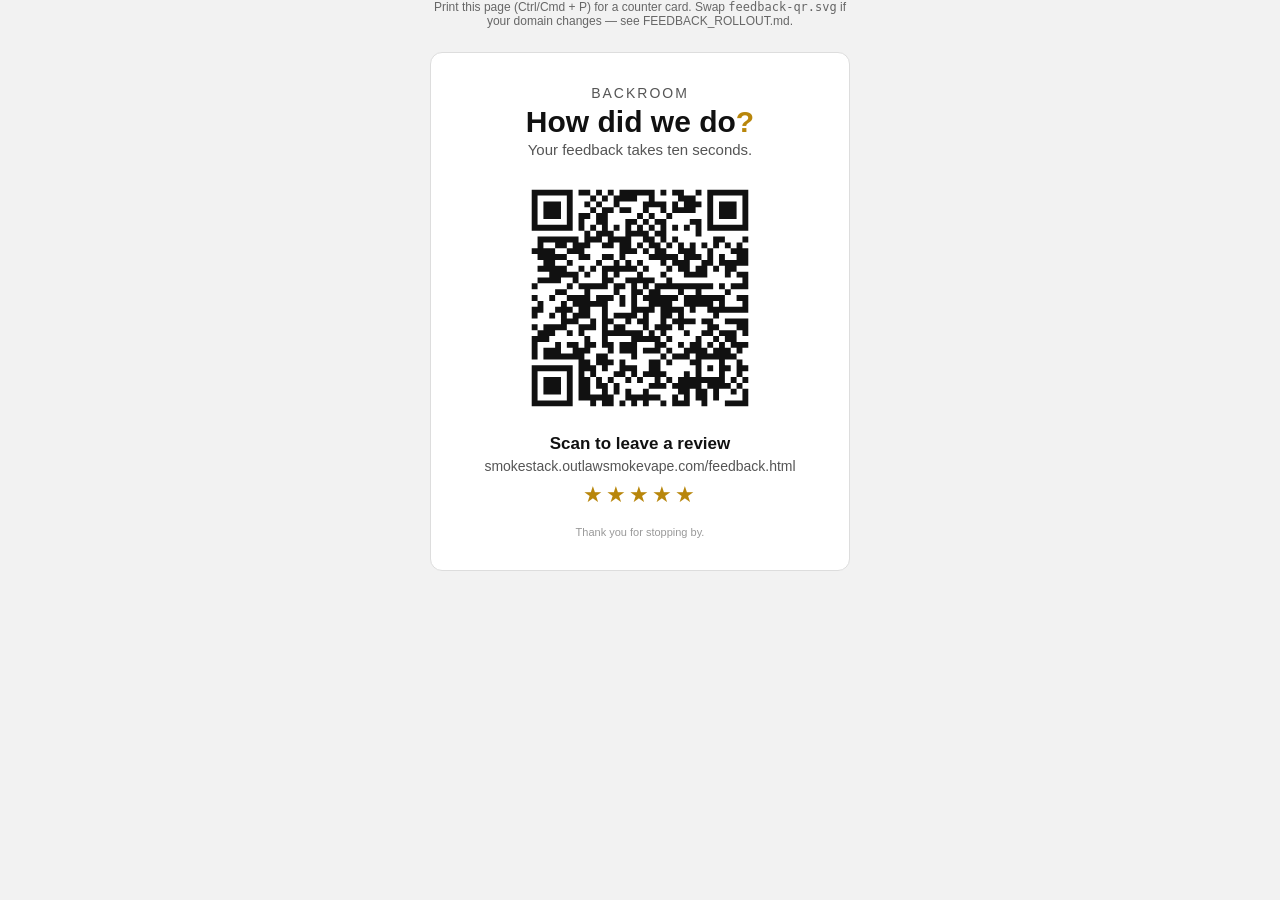
<file: feedback-card.html>
<!DOCTYPE html>
<html lang="en">
<head>
    <meta charset="UTF-8">
    <meta name="viewport" content="width=device-width, initial-scale=1.0">
    <title>Feedback Card (Print) | Backroom</title>
    <meta name="robots" content="noindex">
    <style>
        /* Print-first counter card / table tent. White background for ink economy. */
        :root { --ink: #111; --muted: #555; --gold: #b8860b; }
        * { box-sizing: border-box; }
        html, body { margin: 0; padding: 0; background: #f2f2f2; color: var(--ink);
            font-family: -apple-system, BlinkMacSystemFont, "Segoe UI", Helvetica, Arial, sans-serif; }
        .sheet { max-width: 420px; margin: 24px auto; background: #fff; border: 1px solid #ddd;
            border-radius: 12px; padding: 32px 28px; text-align: center; }
        .brand { font-size: 14px; letter-spacing: 2px; text-transform: uppercase; color: var(--muted); margin: 0 0 4px; }
        .headline { font-size: 30px; font-weight: 800; margin: 4px 0 2px; }
        .headline .q { color: var(--gold); }
        .sub { font-size: 15px; color: var(--muted); margin: 0 0 20px; }
        .qr { width: 240px; height: 240px; margin: 0 auto 16px; display: block; }
        .scan { font-size: 17px; font-weight: 700; margin: 0 0 4px; }
        .url { font-size: 14px; color: var(--muted); word-break: break-all; margin: 0 0 8px; }
        .stars { font-size: 22px; letter-spacing: 3px; color: var(--gold); margin: 8px 0 0; }
        .foot { font-size: 11px; color: #999; margin: 18px 0 0; }
        .hint { max-width: 420px; margin: 0 auto 24px; font-size: 12px; color: #666; text-align: center; }

        @media print {
            body { background: #fff; }
            .hint, .noprint { display: none !important; }
            .sheet { border: none; margin: 0 auto; box-shadow: none; }
            @page { margin: 12mm; }
        }
    </style>
</head>
<body>

    <p class="hint noprint">Print this page (Ctrl/Cmd&nbsp;+&nbsp;P) for a counter card. Swap <code>feedback-qr.svg</code> if your domain changes &mdash; see FEEDBACK_ROLLOUT.md.</p>

    <div class="sheet">
        <p class="brand">Backroom</p>
        <h1 class="headline">How did we do<span class="q">?</span></h1>
        <p class="sub">Your feedback takes ten seconds.</p>

        <img class="qr" src="feedback-qr.svg" alt="QR code linking to our feedback page">

        <p class="scan">Scan to leave a review</p>
        <p class="url">smokestack.outlawsmokevape.com/feedback.html</p>
        <p class="stars">&#9733;&#9733;&#9733;&#9733;&#9733;</p>

        <p class="foot">Thank you for stopping by.</p>
    </div>

</body>
</html>
</file>
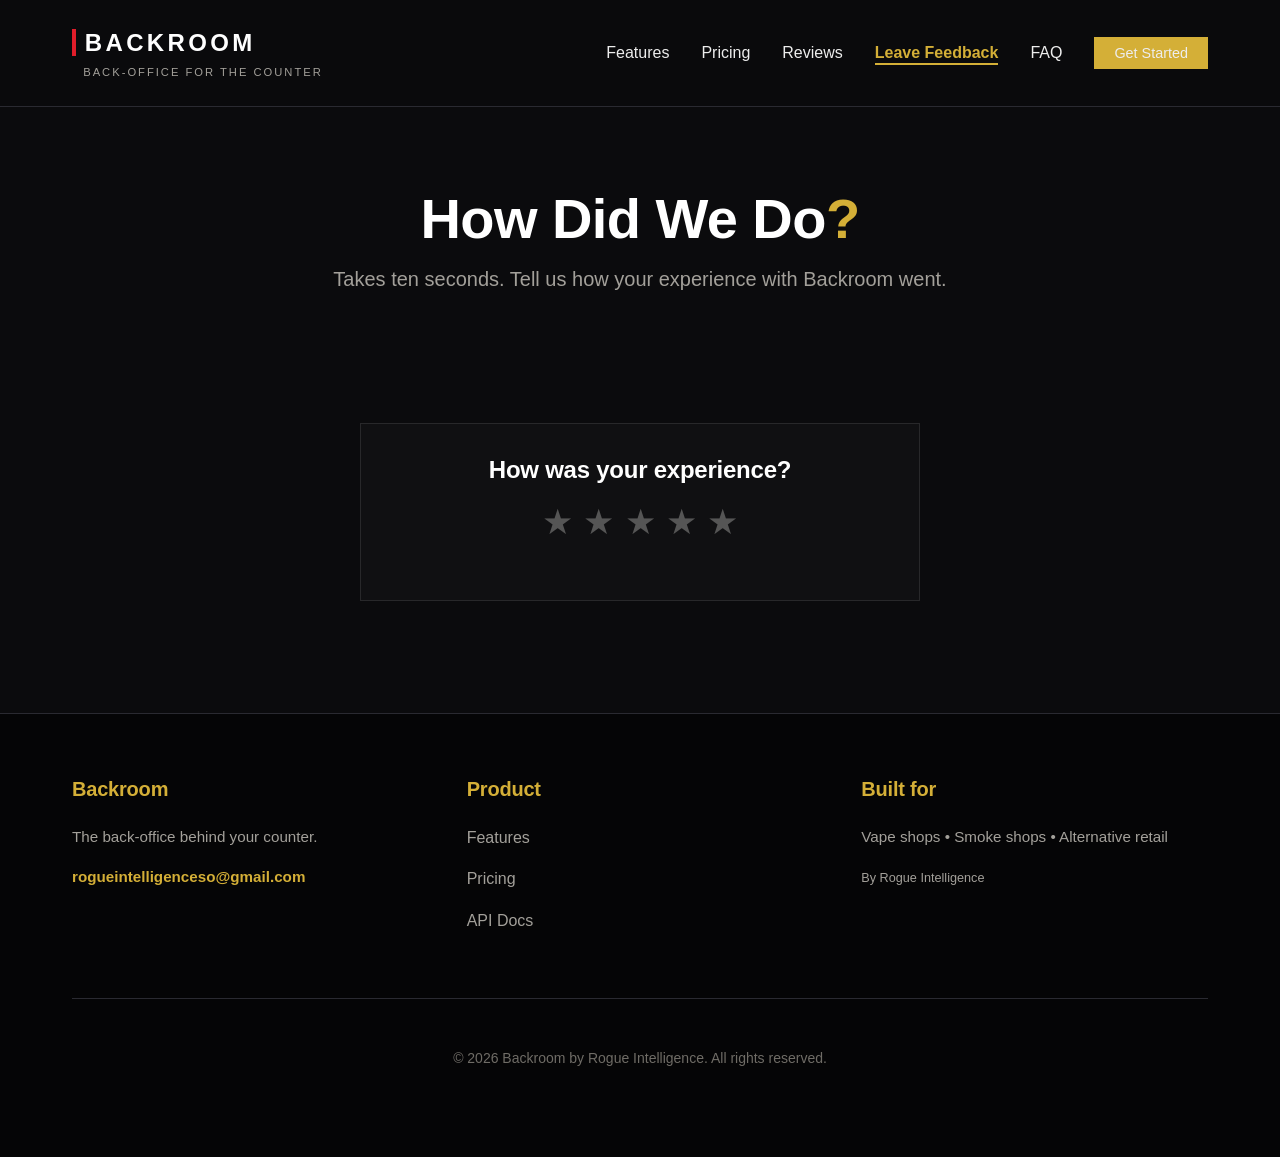
<file: feedback.html>
<!DOCTYPE html>
<html lang="en">
<head>
    <meta charset="UTF-8">
    <meta name="viewport" content="width=device-width, initial-scale=1.0">
    <title>How did we do? | Backroom</title>
    <meta name="description" content="Tell us about your experience with Backroom. Quick 1-5 star rating, private feedback for anything less than perfect.">
    <link rel="canonical" href="https://smokestack.outlawsmokevape.com/feedback.html">
    <link rel="icon" type="image/svg+xml" href="favicon.svg">
    <meta property="og:type" content="website">
    <meta property="og:site_name" content="Backroom">
    <meta property="og:title" content="How did we do? | Backroom">
    <meta property="og:description" content="Tell us about your experience with Backroom.">
    <meta property="og:url" content="https://smokestack.outlawsmokevape.com/feedback.html">
    <meta property="og:image" content="https://smokestack.outlawsmokevape.com/og-image.png">
    <link rel="stylesheet" href="styles.css">
</head>
<body>

<nav class="navbar">
    <div class="container">
        <div class="nav-brand">
            <a href="index.html" style="text-decoration:none;"><span class="logo">Backroom</span></a>
            <span class="tagline">Back-office for the counter</span>
        </div>
        <button class="nav-toggle" type="button" aria-label="Menu" aria-expanded="false" onclick="toggleMobileMenu()">
            <span></span><span></span><span></span>
        </button>
        <ul class="nav-menu">
            <li><a href="index.html#features">Features</a></li>
            <li><a href="index.html#pricing">Pricing</a></li>
            <li><a href="reviews.html">Reviews</a></li>
            <li><a href="feedback.html" class="active">Leave Feedback</a></li>
            <li><a href="index.html#faq">FAQ</a></li>
            <li><a href="index.html#cta" class="btn-nav">Get Started</a></li>
        </ul>
    </div>
</nav>

<section class="reviews-hero">
    <div class="container">
        <h1>How Did We Do<span class="gold">?</span></h1>
        <p class="section-subtitle">Takes ten seconds. Tell us how your experience with Backroom went.</p>
    </div>
</section>

<section class="reviews-live">
    <div class="container">

        <div class="fb-card" id="fbPromptCard">
            <h3>How was your experience?</h3>
            <div class="star-input fb-stars" id="fbStars" role="radiogroup" aria-label="Rate your experience, 1 to 5 stars">
                <button type="button" data-v="1" aria-label="1 star">&#9733;</button>
                <button type="button" data-v="2" aria-label="2 stars">&#9733;</button>
                <button type="button" data-v="3" aria-label="3 stars">&#9733;</button>
                <button type="button" data-v="4" aria-label="4 stars">&#9733;</button>
                <button type="button" data-v="5" aria-label="5 stars">&#9733;</button>
            </div>
            <p class="fb-prompt-status" id="fbPromptStatus" role="status" aria-live="polite"></p>
        </div>

        <div class="fb-card" id="fbFormWrap" hidden>
            <h3>Thanks for letting us know</h3>
            <p class="review-hint">Your rating stays private. Tell us what happened so we can make it right.</p>

            <p class="fb-public-link">
                Prefer to post publicly?
                <a href="#" id="fbGoogleLink" target="_blank" rel="noopener">Leave a Google review</a>
            </p>

            <form id="fbForm">
                <div class="hp-field" aria-hidden="true">
                    <label for="fbHp">Website</label>
                    <input type="text" id="fbHp" name="website" tabindex="-1" autocomplete="off">
                </div>
                <input type="hidden" id="fbRating" name="rating" value="">

                <div class="form-group full">
                    <label for="fbComment">What happened? <span class="req">*</span></label>
                    <textarea id="fbComment" name="comment" placeholder="Tell us what went wrong (or right) so we can improve" required minlength="5" maxlength="2000"></textarea>
                </div>
                <div class="form-group full">
                    <label for="fbName">Name (optional)</label>
                    <input type="text" id="fbName" name="name" placeholder="Your name" autocomplete="name">
                </div>
                <div class="form-group full">
                    <label for="fbEmail">Email (optional)</label>
                    <input type="email" id="fbEmail" name="email" placeholder="you@example.com" autocomplete="email">
                </div>

                <button type="submit" class="btn btn-primary">Submit Feedback</button>
                <p class="form-status" id="fbStatus" role="status" aria-live="polite"></p>
            </form>
        </div>

        <div class="fb-card" id="fbThanks" hidden>
            <h3>Thank you</h3>
            <p id="fbThanksText">Thank you &mdash; your feedback goes straight to our team.</p>
        </div>

    </div>
</section>

<footer class="footer">
    <div class="container">
        <div class="footer-content">
            <div class="footer-col">
                <h4>Backroom</h4>
                <p>The back-office behind your counter.</p>
                <p class="footer-contact"><a href="mailto:rogueintelligenceso@gmail.com" class="footer-contact">rogueintelligenceso@gmail.com</a></p>
            </div>
            <div class="footer-col">
                <h4>Product</h4>
                <ul>
                    <li><a href="index.html#features">Features</a></li>
                    <li><a href="index.html#pricing">Pricing</a></li>
                    <li><a href="https://smokestacksite.outlawsmokevape.com/docs">API Docs</a></li>
                </ul>
            </div>
            <div class="footer-col">
                <h4>Built for</h4>
                <p>Vape shops &bull; Smoke shops &bull; Alternative retail</p>
                <p><small>By Rogue Intelligence</small></p>
            </div>
        </div>
        <div class="footer-bottom">
            <p>&copy; 2026 Backroom by Rogue Intelligence. All rights reserved.</p>
        </div>
    </div>
</footer>

<script src="script.js"></script>
<script src="review-config.js"></script>
<script src="feedback.js"></script>
</body>
</html>
</file>
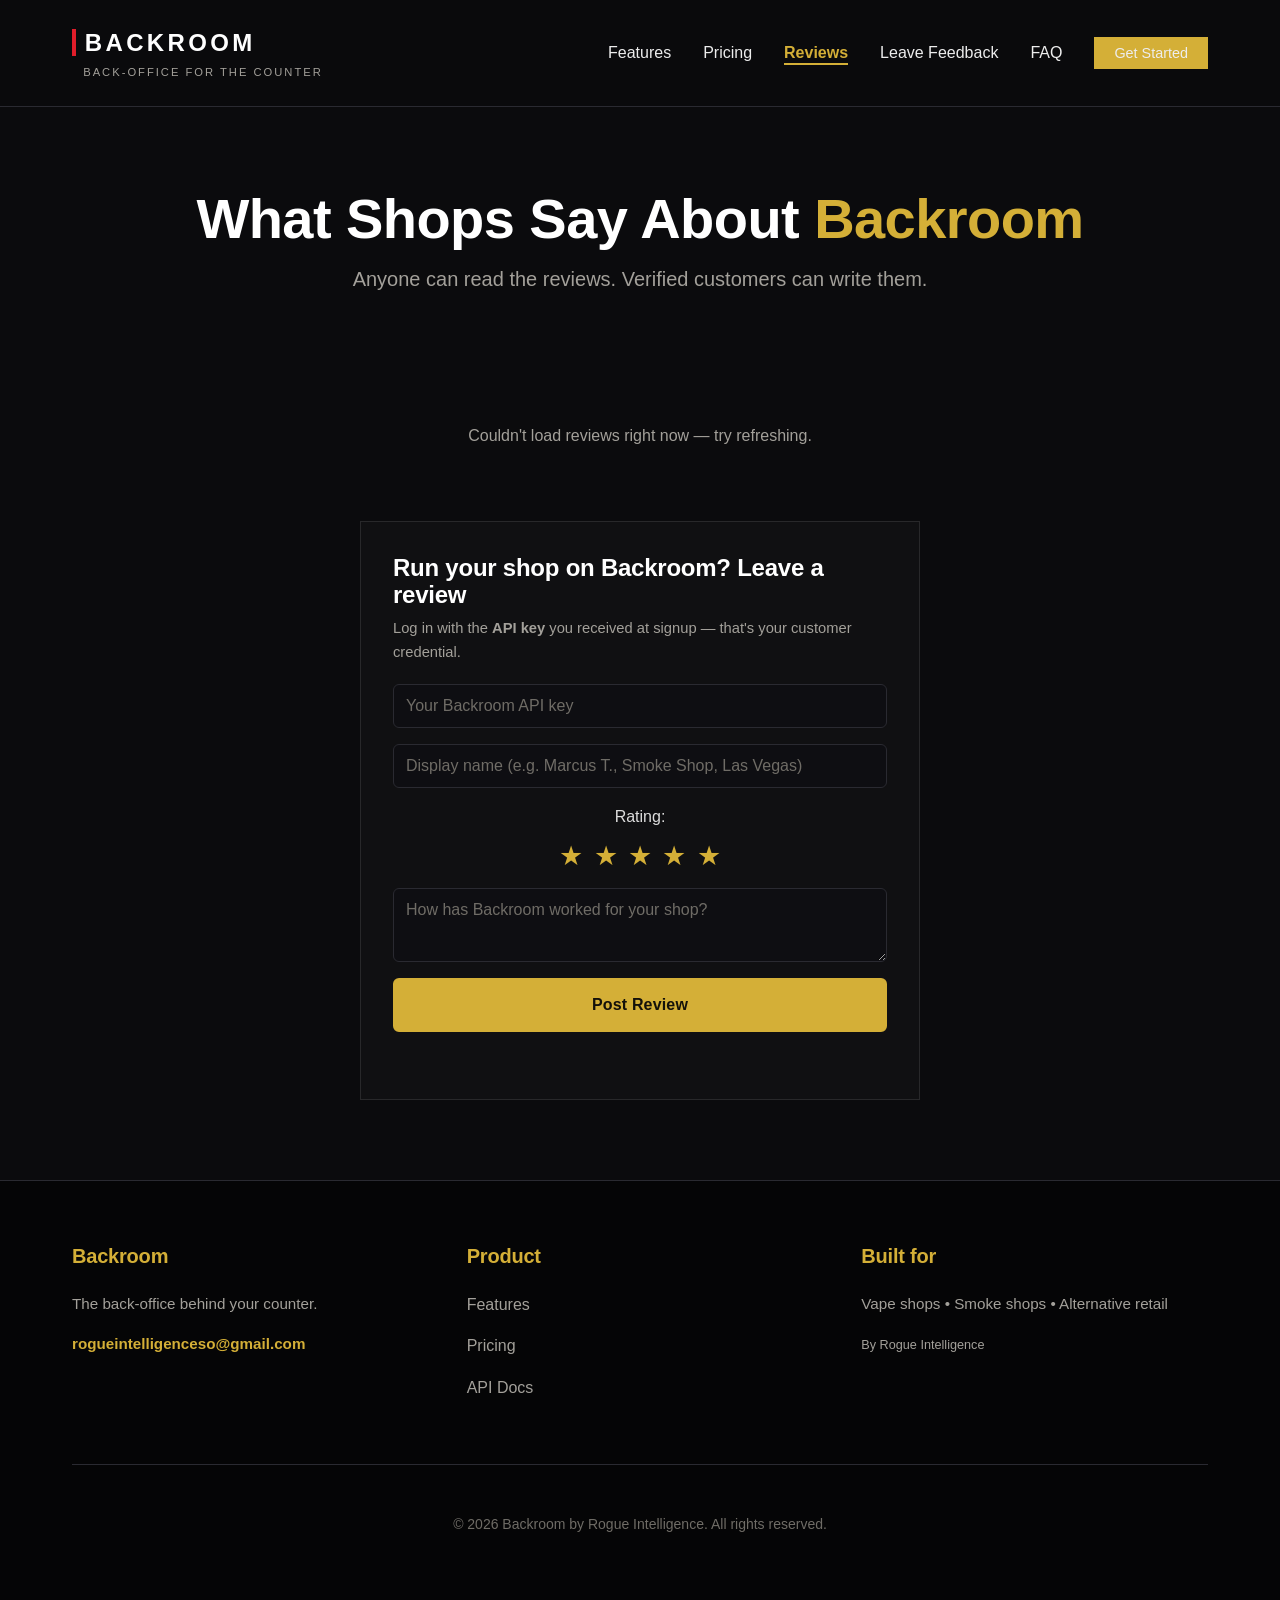
<file: reviews.html>
<!DOCTYPE html>
<html lang="en">
<head>
    <meta charset="UTF-8">
    <meta name="viewport" content="width=device-width, initial-scale=1.0">
    <title>Customer Reviews | Backroom</title>
    <meta name="description" content="Reviews from shops running on Backroom. Anyone can read them; Backroom customers can post with their API key.">
    <link rel="canonical" href="https://smokestack.outlawsmokevape.com/reviews.html">
    <link rel="icon" type="image/svg+xml" href="favicon.svg">
    <meta property="og:type" content="website">
    <meta property="og:site_name" content="Backroom">
    <meta property="og:title" content="Customer Reviews | Backroom">
    <meta property="og:description" content="Reviews from shops running on Backroom.">
    <meta property="og:url" content="https://smokestack.outlawsmokevape.com/reviews.html">
    <meta property="og:image" content="https://smokestack.outlawsmokevape.com/og-image.png">
    <link rel="stylesheet" href="styles.css">
</head>
<body>

<nav class="navbar">
    <div class="container">
        <div class="nav-brand">
            <a href="index.html" style="text-decoration:none;"><span class="logo">Backroom</span></a>
            <span class="tagline">Back-office for the counter</span>
        </div>
        <button class="nav-toggle" type="button" aria-label="Menu" aria-expanded="false" onclick="toggleMobileMenu()">
            <span></span><span></span><span></span>
        </button>
        <ul class="nav-menu">
            <li><a href="index.html#features">Features</a></li>
            <li><a href="index.html#pricing">Pricing</a></li>
            <li><a href="reviews.html" class="active">Reviews</a></li>
            <li><a href="feedback.html">Leave Feedback</a></li>
            <li><a href="index.html#faq">FAQ</a></li>
            <li><a href="index.html#cta" class="btn-nav">Get Started</a></li>
        </ul>
    </div>
</nav>

<section class="reviews-hero">
    <div class="container">
        <h1>What Shops Say About <span class="gold">Backroom</span></h1>
        <p class="section-subtitle">Anyone can read the reviews. Verified customers can write them.</p>
    </div>
</section>

<section class="reviews-live">
    <div class="container">
        <div id="reviewsList" class="reviews-list"><p class="reviews-loading">Loading reviews&hellip;</p></div>

        <div class="review-form-wrap">
            <h3>Run your shop on Backroom? Leave a review</h3>
            <p class="review-hint">Log in with the <strong>API key</strong> you received at signup — that's your customer credential.</p>
            <form id="reviewForm" onsubmit="submitReview(event)">
                <div class="hp-field" aria-hidden="true">
                    <label for="rvHp">Website</label>
                    <input type="text" id="rvHp" name="website" tabindex="-1" autocomplete="off">
                </div>
                <div class="form-group full"><input type="password" name="api_key" placeholder="Your Backroom API key" aria-label="Your Backroom API key" required autocomplete="off"></div>
                <div class="form-group full"><input type="text" name="author_name" placeholder="Display name (e.g. Marcus T., Smoke Shop, Las Vegas)" aria-label="Display name" required></div>
                <div class="form-group full rating-group" role="radiogroup" aria-label="Rating">
                    <span class="rating-label">Rating:</span>
                    <div class="star-input" id="starInput">
                        <button type="button" data-v="1" aria-label="1 star">&#9733;</button>
                        <button type="button" data-v="2" aria-label="2 stars">&#9733;</button>
                        <button type="button" data-v="3" aria-label="3 stars">&#9733;</button>
                        <button type="button" data-v="4" aria-label="4 stars">&#9733;</button>
                        <button type="button" data-v="5" aria-label="5 stars">&#9733;</button>
                    </div>
                    <input type="hidden" name="rating" value="5">
                </div>
                <div class="form-group full"><textarea name="text" placeholder="How has Backroom worked for your shop?" aria-label="Your review" required minlength="5"></textarea></div>
                <button type="submit" class="btn btn-primary">Post Review</button>
                <p class="form-status" id="reviewStatus" role="status" aria-live="polite"></p>
            </form>
        </div>
    </div>
</section>

<footer class="footer">
    <div class="container">
        <div class="footer-content">
            <div class="footer-col">
                <h4>Backroom</h4>
                <p>The back-office behind your counter.</p>
                <p class="footer-contact"><a href="mailto:rogueintelligenceso@gmail.com" class="footer-contact">rogueintelligenceso@gmail.com</a></p>
            </div>
            <div class="footer-col">
                <h4>Product</h4>
                <ul>
                    <li><a href="index.html#features">Features</a></li>
                    <li><a href="index.html#pricing">Pricing</a></li>
                    <li><a href="https://smokestacksite.outlawsmokevape.com/docs">API Docs</a></li>
                </ul>
            </div>
            <div class="footer-col">
                <h4>Built for</h4>
                <p>Vape shops &bull; Smoke shops &bull; Alternative retail</p>
                <p><small>By Rogue Intelligence</small></p>
            </div>
        </div>
        <div class="footer-bottom">
            <p>&copy; 2026 Backroom by Rogue Intelligence. All rights reserved.</p>
        </div>
    </div>
</footer>

<script src="script.js"></script>
<script src="reviews.js"></script>
</body>
</html>
</file>
<file: styles.css>
/* ============================================
   BACKROOM — LANDING PAGE STYLES
   Black · Gold · Red
   ============================================ */

:root {
    /* Brand palette */
    --ink:        #0b0b0d;   /* page background (near-black) */
    --panel:      #121216;   /* alternating section background */
    --card:       #17171c;   /* card surface */
    --line:       #2a2a31;   /* hairline border */
    --line-gold:  rgba(212, 175, 55, 0.35);

    --text:       #ededed;
    --muted:      #a3a09a;

    --gold:       #d4af37;
    --gold-dark:  #a9852a;
    --gold-soft:  rgba(212, 175, 55, 0.12);

    --red:        #c1121f;
    --red-bright: #e11d2a;
    --red-soft:   rgba(193, 18, 31, 0.12);

    /* Aliases so legacy class names keep working */
    --primary:    var(--gold);
    --accent:     var(--red-bright);
    --secondary:  #000000;
    --light:      var(--panel);
    --border:     var(--line);

    /* Spacing */
    --spacing-xs: 0.5rem;  --spacing-sm: 1rem;   --spacing-md: 1.5rem;
    --spacing-lg: 2rem;    --spacing-xl: 3rem;   --spacing-2xl: 4rem;

    /* Type */
    --font-sans: -apple-system, BlinkMacSystemFont, 'Segoe UI', Roboto, 'Helvetica Neue', Arial, sans-serif;
    --font-mono: 'Courier New', monospace;
}

* { margin: 0; padding: 0; box-sizing: border-box; }
html { scroll-behavior: smooth; }
html, body { overflow-x: hidden; }

body {
    font-family: var(--font-sans);
    color: var(--text);
    background: var(--ink);
    line-height: 1.6;
}

.container { max-width: 1200px; margin: 0 auto; padding: 0 var(--spacing-lg); }

/* Typography */
h1, h2, h3, h4, h5, h6 { font-weight: 800; line-height: 1.15; margin-bottom: var(--spacing-md); color: #fff; letter-spacing: -0.01em; }
h1 { font-size: clamp(2rem, 5vw, 3.5rem); }
h2 { font-size: clamp(1.75rem, 4vw, 2.5rem); }
h3 { font-size: 1.5rem; }
h4 { font-size: 1.25rem; }
p  { margin-bottom: var(--spacing-md); }
a  { color: var(--gold); text-decoration: none; transition: color .25s ease; }
a:hover { color: var(--red-bright); }
.gold { color: var(--gold); }
.red  { color: var(--red-bright); }

/* Buttons */
.btn {
    display: inline-block; padding: var(--spacing-sm) var(--spacing-lg);
    border: 2px solid transparent; border-radius: 6px;
    font-weight: 700; font-size: 1rem; cursor: pointer;
    transition: all .25s ease; text-align: center; white-space: nowrap;
    letter-spacing: .01em;
}
.btn-primary { background: var(--gold); color: #14110a; border-color: var(--gold); }
.btn-primary:hover { background: var(--red-bright); border-color: var(--red-bright); color: #fff; transform: translateY(-2px); box-shadow: 0 10px 22px rgba(193,18,31,.35); }
.btn-secondary { background: transparent; color: var(--gold); border-color: var(--gold); }
.btn-secondary:hover { background: var(--gold-soft); color: var(--gold); }
.btn-outline { background: transparent; color: var(--text); border-color: var(--line); }
.btn-outline:hover { background: var(--gold-soft); border-color: var(--gold); color: var(--gold); }
.btn-nav { background: var(--gold); color: #14110a; padding: .5rem 1.25rem; font-size: .9rem; }
.btn-nav:hover { background: var(--red-bright); color: #fff; }
.btn-large { padding: 1rem 2.5rem; font-size: 1.1rem; }

/* Navigation */
.navbar {
    background: rgba(11,11,13,.85); backdrop-filter: blur(10px);
    border-bottom: 1px solid var(--line);
    position: sticky; top: 0; z-index: 100;
}
.navbar .container { display: flex; justify-content: space-between; align-items: center; padding: var(--spacing-md) var(--spacing-lg); }
.nav-brand { display: flex; flex-direction: column; gap: .1rem; }
.logo {
    font-size: 1.5rem; font-weight: 900; color: #fff;
    text-transform: uppercase; letter-spacing: .14em;
    border-left: 4px solid var(--red-bright); padding-left: .55rem;
}
.logo::first-letter { color: var(--gold); }
.tagline { font-size: .7rem; color: var(--muted); text-transform: uppercase; letter-spacing: 2px; padding-left: .7rem; }
.nav-menu { display: flex; list-style: none; gap: var(--spacing-lg); align-items: center; }
.nav-menu a { color: var(--text); font-weight: 500; }
.nav-menu a:hover { color: var(--gold); }
.nav-toggle { display: none; background: none; border: none; cursor: pointer; padding: .5rem; }
.nav-toggle span { display: block; width: 24px; height: 3px; background: var(--gold); margin: 5px 0; border-radius: 2px; transition: all .25s ease; }

/* Hero */
.hero {
    background:
        radial-gradient(1000px 500px at 15% -10%, rgba(212,175,55,.10), transparent 60%),
        radial-gradient(900px 500px at 100% 0%, rgba(193,18,31,.14), transparent 55%),
        var(--ink);
    padding: var(--spacing-2xl) 0; min-height: 82vh; display: flex; align-items: center;
    border-bottom: 1px solid var(--line);
}
.hero-content { max-width: 820px; }
.hero h1 { margin-bottom: var(--spacing-md); }
.hero h1 .gold { color: var(--gold); }
.hero-subtitle { font-size: 1.5rem; color: #fff; font-weight: 700; margin-bottom: var(--spacing-md); }
.hero-desc { font-size: 1.125rem; color: var(--muted); margin-bottom: var(--spacing-xl); line-height: 1.8; }
.hero-cta { display: flex; gap: var(--spacing-md); margin-bottom: var(--spacing-2xl); flex-wrap: wrap; }
.hero-stats { display: grid; grid-template-columns: repeat(auto-fit, minmax(150px, 1fr)); gap: var(--spacing-lg); padding: var(--spacing-xl) 0; border-top: 1px solid var(--line); }
.stat { display: flex; flex-direction: column; gap: var(--spacing-xs); }
.stat strong { font-size: 1.75rem; color: var(--gold); }
.stat span { font-size: .875rem; color: var(--muted); }

/* Generic sections on alternating panels */
.problem, .features, .pricing, .testimonials { background: var(--panel); }
.solution, .how-it-works, .comparison, .faq { background: var(--ink); }
.problem, .solution, .features, .how-it-works, .pricing, .comparison, .testimonials, .faq, .cta-final { padding: var(--spacing-2xl) 0; }
.problem h2, .features h2, .how-it-works h2, .comparison h2, .testimonials h2, .faq h2, .solution h2, .pricing h2 { text-align: center; }
.problem h2, .features h2, .how-it-works h2, .comparison h2, .testimonials h2, .faq h2 { margin-bottom: var(--spacing-2xl); }
.section-subtitle { text-align: center; font-size: 1.25rem; color: var(--muted); margin-bottom: var(--spacing-2xl); }

/* Cards shared look */
.problem-item, .feature, .testimonial, .price-card, .solution-item, .faq-item {
    background: var(--card); border: 1px solid var(--line); border-radius: 10px;
}
.problem-grid, .features-list, .testimonial-grid { display: grid; gap: var(--spacing-xl); }
.problem-grid { grid-template-columns: repeat(auto-fit, minmax(250px, 1fr)); }
.features-list, .testimonial-grid { grid-template-columns: repeat(auto-fit, minmax(300px, 1fr)); }
.problem-item { padding: var(--spacing-xl); text-align: center; }
.problem-icon { font-size: 2.5rem; display: block; margin-bottom: var(--spacing-md); }
.problem-item h3 { margin-bottom: var(--spacing-sm); }

.solution-grid { display: grid; grid-template-columns: repeat(auto-fit, minmax(280px, 1fr)); gap: var(--spacing-xl); }
.solution-item { padding: var(--spacing-xl); transition: all .25s ease; }
.solution-item:hover { border-color: var(--gold); box-shadow: 0 10px 24px rgba(212,175,55,.10); transform: translateY(-4px); }
.solution-item .icon { font-size: 2rem; display: block; margin-bottom: var(--spacing-md); }
.solution-item h3 { margin-bottom: var(--spacing-sm); }

.feature { padding: var(--spacing-xl); }
.feature h3 { color: var(--gold); margin-bottom: var(--spacing-sm); }

/* How it works */
.steps { display: grid; grid-template-columns: repeat(auto-fit, minmax(200px, 1fr)); gap: var(--spacing-xl); }
.step { position: relative; padding: var(--spacing-xl); text-align: center; }
.step-number { background: var(--gold); color: #14110a; width: 50px; height: 50px; border-radius: 50%; display: flex; align-items: center; justify-content: center; font-weight: 800; font-size: 1.5rem; margin: 0 auto var(--spacing-md); }
.step h3 { margin-bottom: var(--spacing-sm); }
@media (min-width: 768px) {
    .steps { position: relative; }
    .steps::before { content: ''; position: absolute; top: 25px; left: 0; right: 0; height: 2px; background: var(--line); z-index: 0; }
    .step { z-index: 1; }
}

/* Pricing */
.pricing-grid { display: grid; grid-template-columns: repeat(auto-fit, minmax(300px, 1fr)); gap: var(--spacing-xl); margin: var(--spacing-2xl) 0; }
.price-card { padding: var(--spacing-xl); position: relative; transition: all .25s ease; }
.price-card.featured { border-color: var(--gold); box-shadow: 0 12px 30px rgba(212,175,55,.14); transform: scale(1.04); }
.badge { position: absolute; top: -12px; left: 20px; background: var(--red-bright); color: #fff; padding: 4px 12px; border-radius: 20px; font-size: .72rem; font-weight: 800; text-transform: uppercase; letter-spacing: .04em; }
.price-card h3 { margin-bottom: var(--spacing-md); }
.price { font-size: 2.5rem; font-weight: 900; color: var(--gold); margin-bottom: .5rem; }
.price span { font-size: 1rem; color: var(--muted); font-weight: 500; }
.price-desc { color: var(--muted); margin-bottom: var(--spacing-lg); }
.features-list-pricing { list-style: none; margin-bottom: var(--spacing-xl); }
.features-list-pricing li { padding: .5rem 0; color: var(--muted); border-bottom: 1px dashed var(--line); }
.price-card .btn { width: 100%; margin-bottom: var(--spacing-md); }
.price-note { font-size: .875rem; color: var(--muted); text-align: center; }
.pricing-note-bottom { text-align: center; padding: var(--spacing-xl); background: var(--card); border: 1px solid var(--line-gold); border-radius: 10px; margin-top: var(--spacing-xl); }
.pricing-note-bottom p { margin: 0; font-size: .95rem; color: var(--text); }
@media (max-width: 768px) { .price-card.featured { transform: scale(1); } }

/* Comparison table */
.comparison-table { width: 100%; border-collapse: collapse; background: var(--card); border: 1px solid var(--line); border-radius: 10px; overflow: hidden; }
.comparison-table th, .comparison-table td { padding: var(--spacing-md); text-align: left; border-bottom: 1px solid var(--line); }
.comparison-table th { background: #1c1c22; font-weight: 700; color: #fff; }
.comparison-table th:nth-child(2) { color: var(--gold); }
.comparison-table tr:last-child td { border-bottom: none; }
.comparison-table td:first-child { font-weight: 700; color: var(--text); background: #14141a; width: 25%; }
.comparison-table strong { color: var(--gold); }
@media (max-width: 768px) { .comparison-table { font-size: .9rem; } .comparison-table th, .comparison-table td { padding: var(--spacing-sm); } }

/* Testimonials */
.testimonial { padding: var(--spacing-xl); }
.stars { color: var(--gold); font-size: 1.25rem; margin-bottom: var(--spacing-md); }
.quote { font-style: italic; color: var(--text); margin-bottom: var(--spacing-md); line-height: 1.8; }
.author { display: flex; flex-direction: column; gap: .25rem; }
.author strong { color: #fff; }
.author span { font-size: .875rem; color: var(--muted); }

/* FAQ */
.faq-grid { display: grid; grid-template-columns: repeat(auto-fit, minmax(350px, 1fr)); gap: var(--spacing-xl); }
.faq-item { padding: var(--spacing-xl); border-left: 4px solid var(--red-bright); }
.faq-item h4 { color: #fff; margin-bottom: 0; display: inline; }
.faq-item p { color: var(--muted); margin: var(--spacing-sm) 0 0; font-size: .95rem; }

/* Accordion behavior (native <details>, accessible & keyboard-friendly) */
details.faq-item summary { cursor: pointer; list-style: none; display: flex; justify-content: space-between; align-items: baseline; gap: var(--spacing-sm); }
details.faq-item summary::-webkit-details-marker { display: none; }
details.faq-item summary::after { content: '+'; font-size: 1.3rem; color: var(--gold); flex-shrink: 0; line-height: 1; }
details.faq-item[open] summary::after { content: '\2212'; }
details.faq-item summary:hover h4 { color: var(--gold); }

/* Honeypot field — visually removed, still present for bots */
.hp-field { position: absolute !important; left: -9999px !important; width: 1px; height: 1px; overflow: hidden; }

/* CTA + signup */
.cta-final {
    background:
        radial-gradient(800px 400px at 80% 0%, rgba(193,18,31,.18), transparent 55%),
        radial-gradient(700px 400px at 0% 100%, rgba(212,175,55,.10), transparent 55%),
        #050506;
    color: #fff; border-top: 1px solid var(--line);
}
.cta-final h2 { text-align: center; margin-bottom: var(--spacing-md); color: #fff; }
.cta-final > .container > p { text-align: center; font-size: 1.125rem; margin-bottom: var(--spacing-2xl); color: var(--muted); }
.signup-form { max-width: 640px; margin: 0 auto var(--spacing-2xl); display: grid; gap: var(--spacing-md); background: rgba(20,20,25,.6); border: 1px solid var(--line-gold); border-radius: 14px; padding: var(--spacing-xl); }
.form-row { display: grid; grid-template-columns: 1fr 1fr; gap: var(--spacing-md); }
.form-group { display: flex; flex-direction: column; gap: var(--spacing-xs); }
.form-group.full { grid-column: 1 / -1; }
.form-group label { font-weight: 600; font-size: .9rem; color: var(--text); }
.form-group label .req { color: var(--red-bright); }
.form-group input, .form-group select, .form-group textarea {
    padding: .75rem; border: 1px solid var(--line); border-radius: 6px;
    background: #0e0e12; color: #fff; font-size: 1rem; font-family: var(--font-sans);
}
.form-group textarea { resize: vertical; min-height: 74px; }
.form-group input::placeholder, .form-group textarea::placeholder { color: #6f6c66; }
.form-group input:focus, .form-group select:focus, .form-group textarea:focus { outline: none; border-color: var(--gold); box-shadow: 0 0 0 3px var(--gold-soft); }
.form-check { display: flex; align-items: center; gap: .6rem; }
.form-check input { width: 18px; height: 18px; accent-color: var(--gold); }
.form-check label { font-size: .92rem; color: var(--text); font-weight: 500; }
.form-section-label { grid-column: 1 / -1; font-size: .75rem; text-transform: uppercase; letter-spacing: .12em; color: var(--gold); border-bottom: 1px solid var(--line); padding-bottom: .4rem; margin-top: .4rem; }
.form-note { text-align: center; font-size: .875rem; color: var(--muted); margin: 0; }

/* Signup success confirmation */
.signup-success { text-align: center; padding: var(--spacing-md) 0; }
.success-check { width: 64px; height: 64px; margin: 0 auto var(--spacing-md); border-radius: 50%; background: var(--gold); color: #14110a; font-size: 2rem; font-weight: 900; display: flex; align-items: center; justify-content: center; }
.signup-success h3 { color: #fff; margin-bottom: var(--spacing-sm); }
.signup-success p { color: var(--muted); }
.signup-success strong { color: var(--gold); }
.apikey-box { display: flex; flex-wrap: wrap; align-items: center; gap: .6rem; justify-content: center; background: #0e0e12; border: 1px solid var(--line-gold); border-radius: 8px; padding: var(--spacing-md); margin: var(--spacing-md) 0; }
.apikey-label { width: 100%; font-size: .72rem; text-transform: uppercase; letter-spacing: .12em; color: var(--gold); }
.apikey-box code { font-family: var(--font-mono); color: #fff; font-size: 1rem; word-break: break-all; }
.apikey-copy { padding: .4rem 1rem; font-size: .85rem; }
.signup-success code { font-family: var(--font-mono); color: var(--gold); }

.cta-features { display: grid; grid-template-columns: repeat(auto-fit, minmax(250px, 1fr)); gap: var(--spacing-xl); margin-top: var(--spacing-2xl); }
.cta-feature { text-align: center; }
.cta-feature .icon { font-size: 2rem; display: block; margin-bottom: var(--spacing-md); }
.cta-feature p { margin: 0; color: var(--muted); }
.cta-feature strong { color: #fff; }

/* Footer */
.footer { background: #050506; color: #fff; padding: var(--spacing-2xl) 0; border-top: 1px solid var(--line); }
.footer-content { display: grid; grid-template-columns: repeat(auto-fit, minmax(250px, 1fr)); gap: var(--spacing-xl); margin-bottom: var(--spacing-xl); }
.footer-col h4 { margin-bottom: var(--spacing-md); color: var(--gold); }
.footer-col p { color: var(--muted); font-size: .95rem; margin-bottom: var(--spacing-sm); }
.footer-contact { color: var(--gold) !important; font-weight: 600; }
.footer-col ul { list-style: none; }
.footer-col ul li { margin-bottom: var(--spacing-sm); }
.footer-col a { color: var(--muted); }
.footer-col a:hover { color: var(--gold); }
.footer-bottom { text-align: center; padding-top: var(--spacing-xl); border-top: 1px solid var(--line); color: #6f6c66; font-size: .875rem; }

/* Responsive */
@media (max-width: 768px) {
    .container { padding: 0 var(--spacing-md); }
    .navbar .container { padding: var(--spacing-md); }
    .nav-toggle { display: block; }
    .nav-menu {
        display: none;
        position: absolute; top: 100%; left: 0; right: 0;
        flex-direction: column; align-items: stretch; gap: 0;
        background: rgba(11,11,13,.97); border-bottom: 1px solid var(--line);
        padding: var(--spacing-sm) var(--spacing-md) var(--spacing-md);
    }
    .nav-menu.open { display: flex; }
    .nav-menu li { border-bottom: 1px solid var(--line); }
    .nav-menu li:last-child { border-bottom: none; padding-top: var(--spacing-sm); }
    .nav-menu a { display: block; padding: .85rem .25rem; font-size: 1rem; }
    .nav-menu .btn-nav { text-align: center; border-radius: 6px; }
    .hero-cta { flex-direction: column; }
    .btn { width: 100%; }
    .form-row { grid-template-columns: 1fr; }
    .faq-grid { grid-template-columns: 1fr; }
}
@media (max-width: 480px) {
    h1 { font-size: 1.85rem; }
    h2 { font-size: 1.5rem; }
    .hero-stats { grid-template-columns: 1fr; }
}

/* Animations */
@keyframes fadeIn { from { opacity: 0; transform: translateY(20px); } to { opacity: 1; transform: translateY(0); } }
.solution-item, .feature, .testimonial, .price-card { animation: fadeIn .6s ease-out forwards; }
.solution-item:nth-child(1){animation-delay:.1s}.solution-item:nth-child(2){animation-delay:.2s}
.solution-item:nth-child(3){animation-delay:.3s}.solution-item:nth-child(4){animation-delay:.4s}
.solution-item:nth-child(5){animation-delay:.5s}.solution-item:nth-child(6){animation-delay:.6s}

.text-center { text-align: center; }
.mt-2xl { margin-top: var(--spacing-2xl); }
.mb-2xl { margin-bottom: var(--spacing-2xl); }

/* ============================================
   REVIEWS PAGE
   ============================================ */
.reviews-hero { padding: 5rem 0 2rem; text-align: center; }
.reviews-hero h1 { margin-bottom: .75rem; }
.reviews-live { padding: 2rem 0 5rem; }
.reviews-list { max-width: 760px; margin: 0 auto 3rem; display: flex; flex-direction: column; gap: 1.25rem; }
.reviews-loading, .reviews-empty { color: var(--muted, #9a9a9a); text-align: center; }
.review-card { border: 1px solid rgba(255,255,255,.08); border-left: 3px solid var(--gold); background: rgba(255,255,255,.03); padding: 1.5rem; }
.review-stars { color: var(--gold); letter-spacing: 2px; margin-bottom: .4rem; }
.review-text { color: #ddd; margin-bottom: .6rem; }
.review-author { color: var(--muted, #9a9a9a); font-size: .9rem; margin: 0; }
.verified-badge { color: #7fd694; font-size: .82rem; border: 1px solid rgba(127,214,148,.4); background: rgba(127,214,148,.08); padding: 1px 8px; border-radius: 999px; }

.review-form-wrap { max-width: 560px; margin: 0 auto; border: 1px solid rgba(255,255,255,.1); padding: 2rem; background: rgba(255,255,255,.02); }
.review-form-wrap h3 { margin-bottom: .5rem; }
.review-hint { color: var(--muted, #9a9a9a); font-size: .92rem; margin-bottom: 1.25rem; }
#reviewForm { display: flex; flex-direction: column; gap: 1rem; }
.rating-group { display: flex; align-items: center; gap: .75rem; }
.rating-label { color: #ddd; }
.star-input button { background: none; border: none; font-size: 1.7rem; color: #555; cursor: pointer; padding: 0 3px; line-height: 1; }
.star-input button.on { color: var(--gold); }
.form-status { min-height: 1.2em; font-size: .95rem; margin: 0; }
.form-status-ok { color: var(--gold); }
.form-status-error { color: #e11d2a; }

/* ============================================
   FEEDBACK FUNNEL PAGE
   ============================================ */
.fb-card { max-width: 560px; margin: 0 auto 2rem; border: 1px solid rgba(255,255,255,.1); padding: 2rem; background: rgba(255,255,255,.02); text-align: center; }
.fb-card h3 { margin-bottom: .5rem; }
.fb-stars { justify-content: center; margin: 1.25rem 0 .25rem; }
.fb-stars button { font-size: 2.2rem; }
.fb-prompt-status { min-height: 1.2em; font-size: .95rem; margin: .5rem 0 0; }
.fb-public-link { text-align: left; font-size: .92rem; color: var(--muted, #9a9a9a); margin: 0 0 1.25rem; padding: .75rem 1rem; border: 1px solid rgba(255,255,255,.1); background: rgba(255,255,255,.03); }
.fb-public-link a { color: var(--gold); font-weight: 600; margin-left: .35rem; }
.fb-public-link a:hover { color: var(--red-bright); }
#fbForm { display: flex; flex-direction: column; gap: 1rem; text-align: left; }
#fbFormWrap h3, #fbFormWrap .review-hint { text-align: left; }

@media (max-width: 480px) {
    .fb-card { padding: 1.25rem; }
    .fb-stars button { font-size: 1.9rem; }
}
</file>
